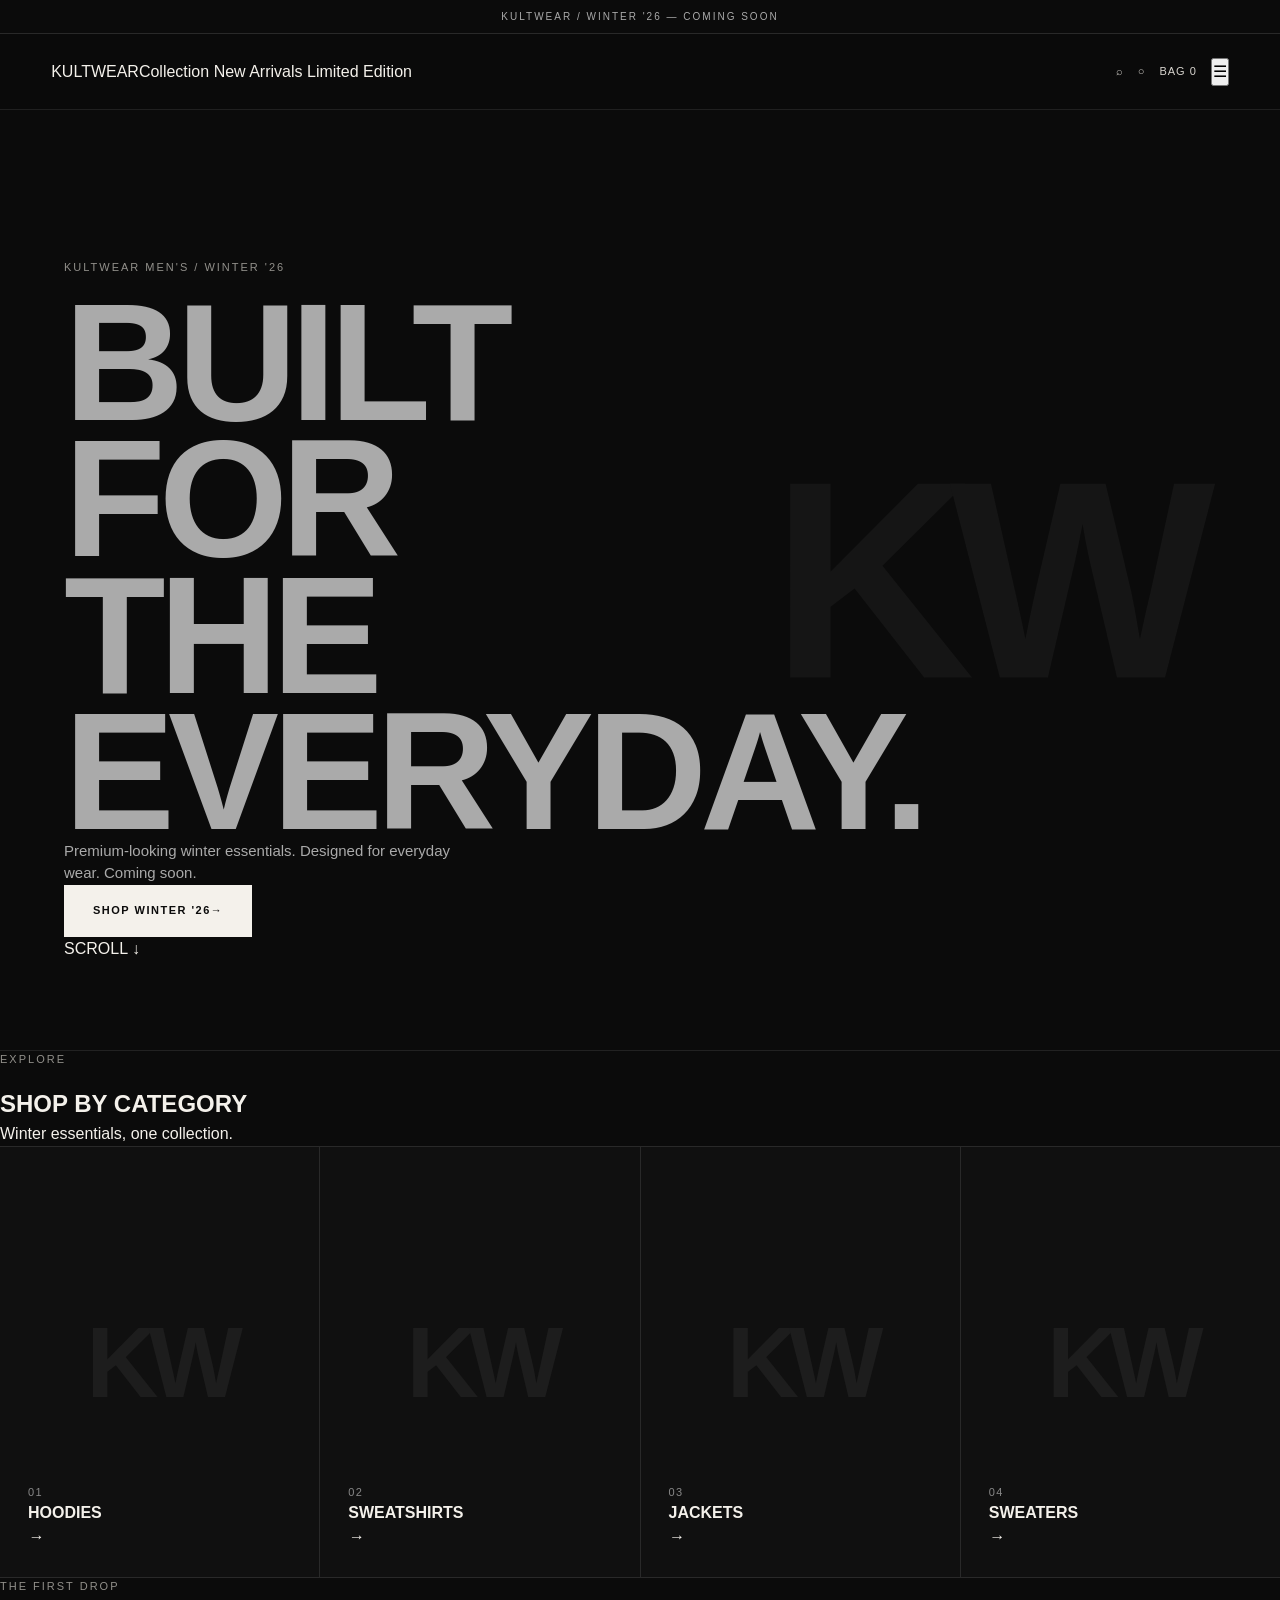
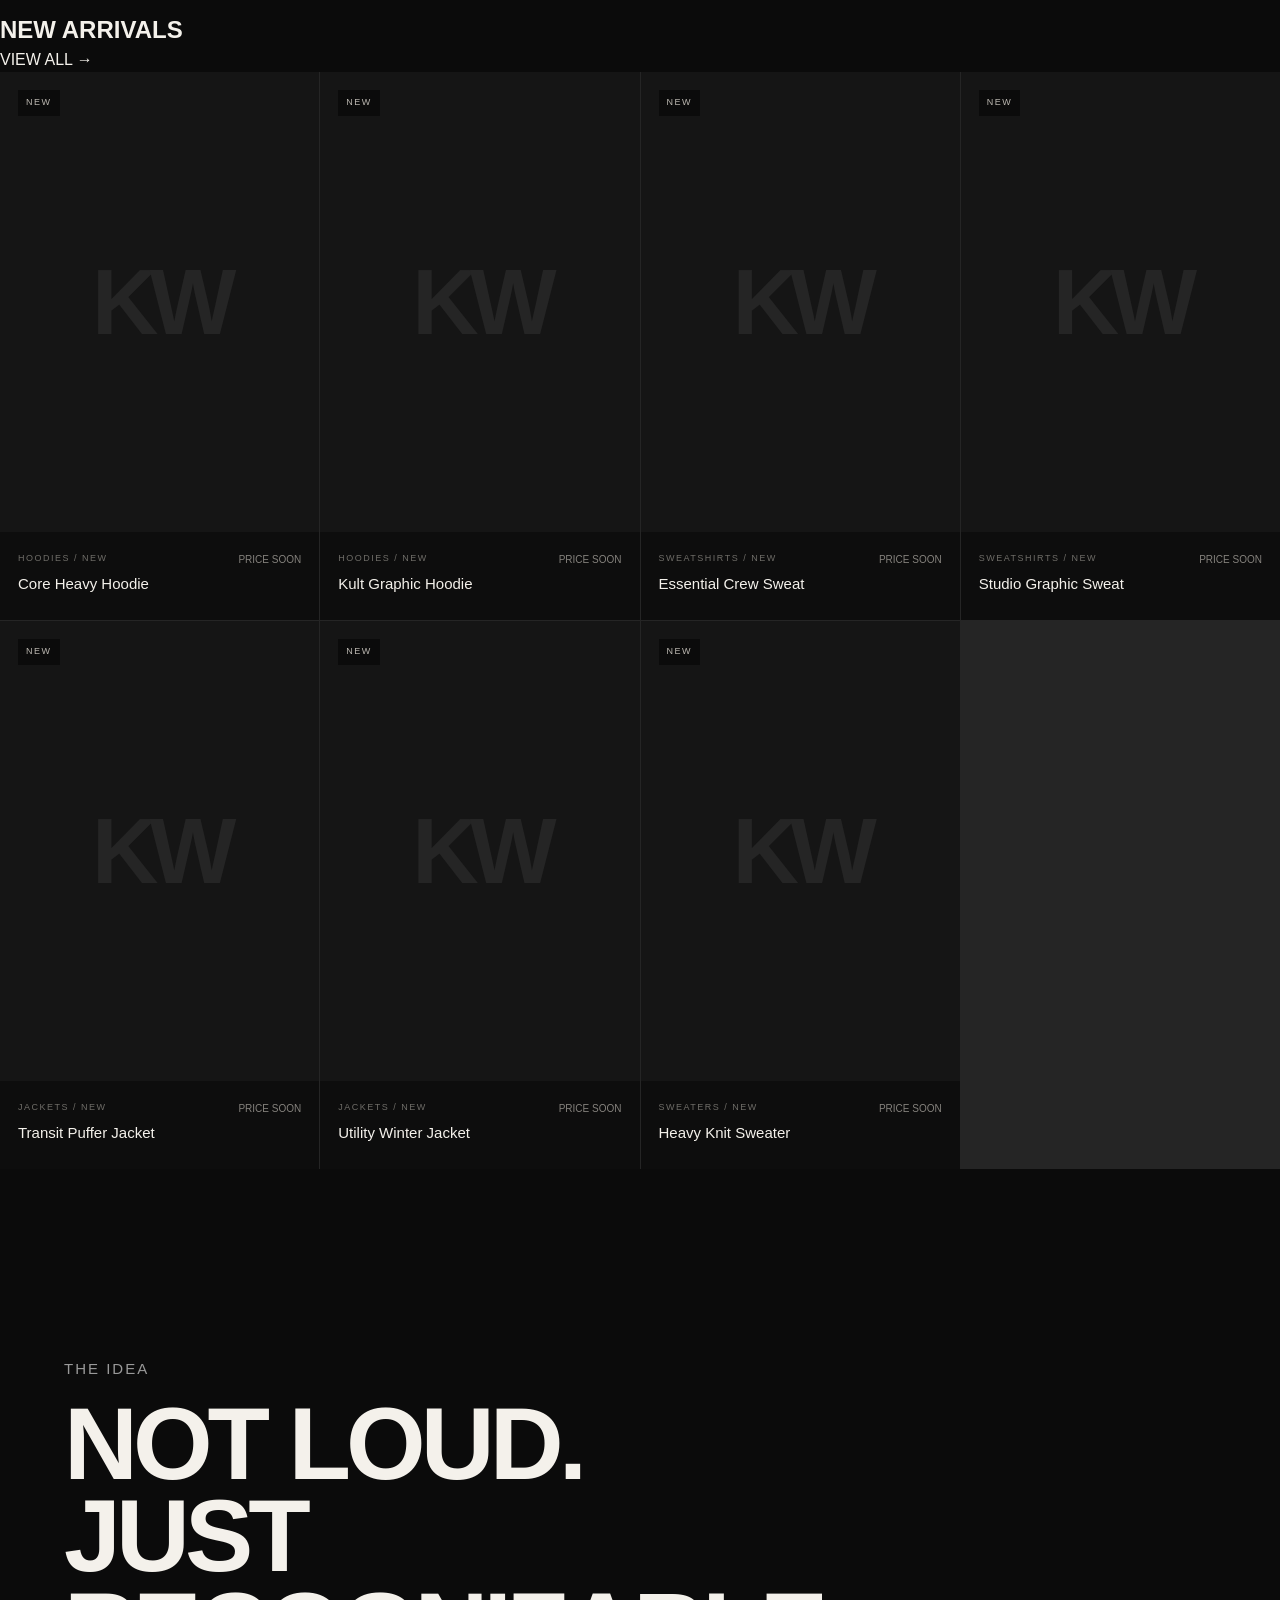
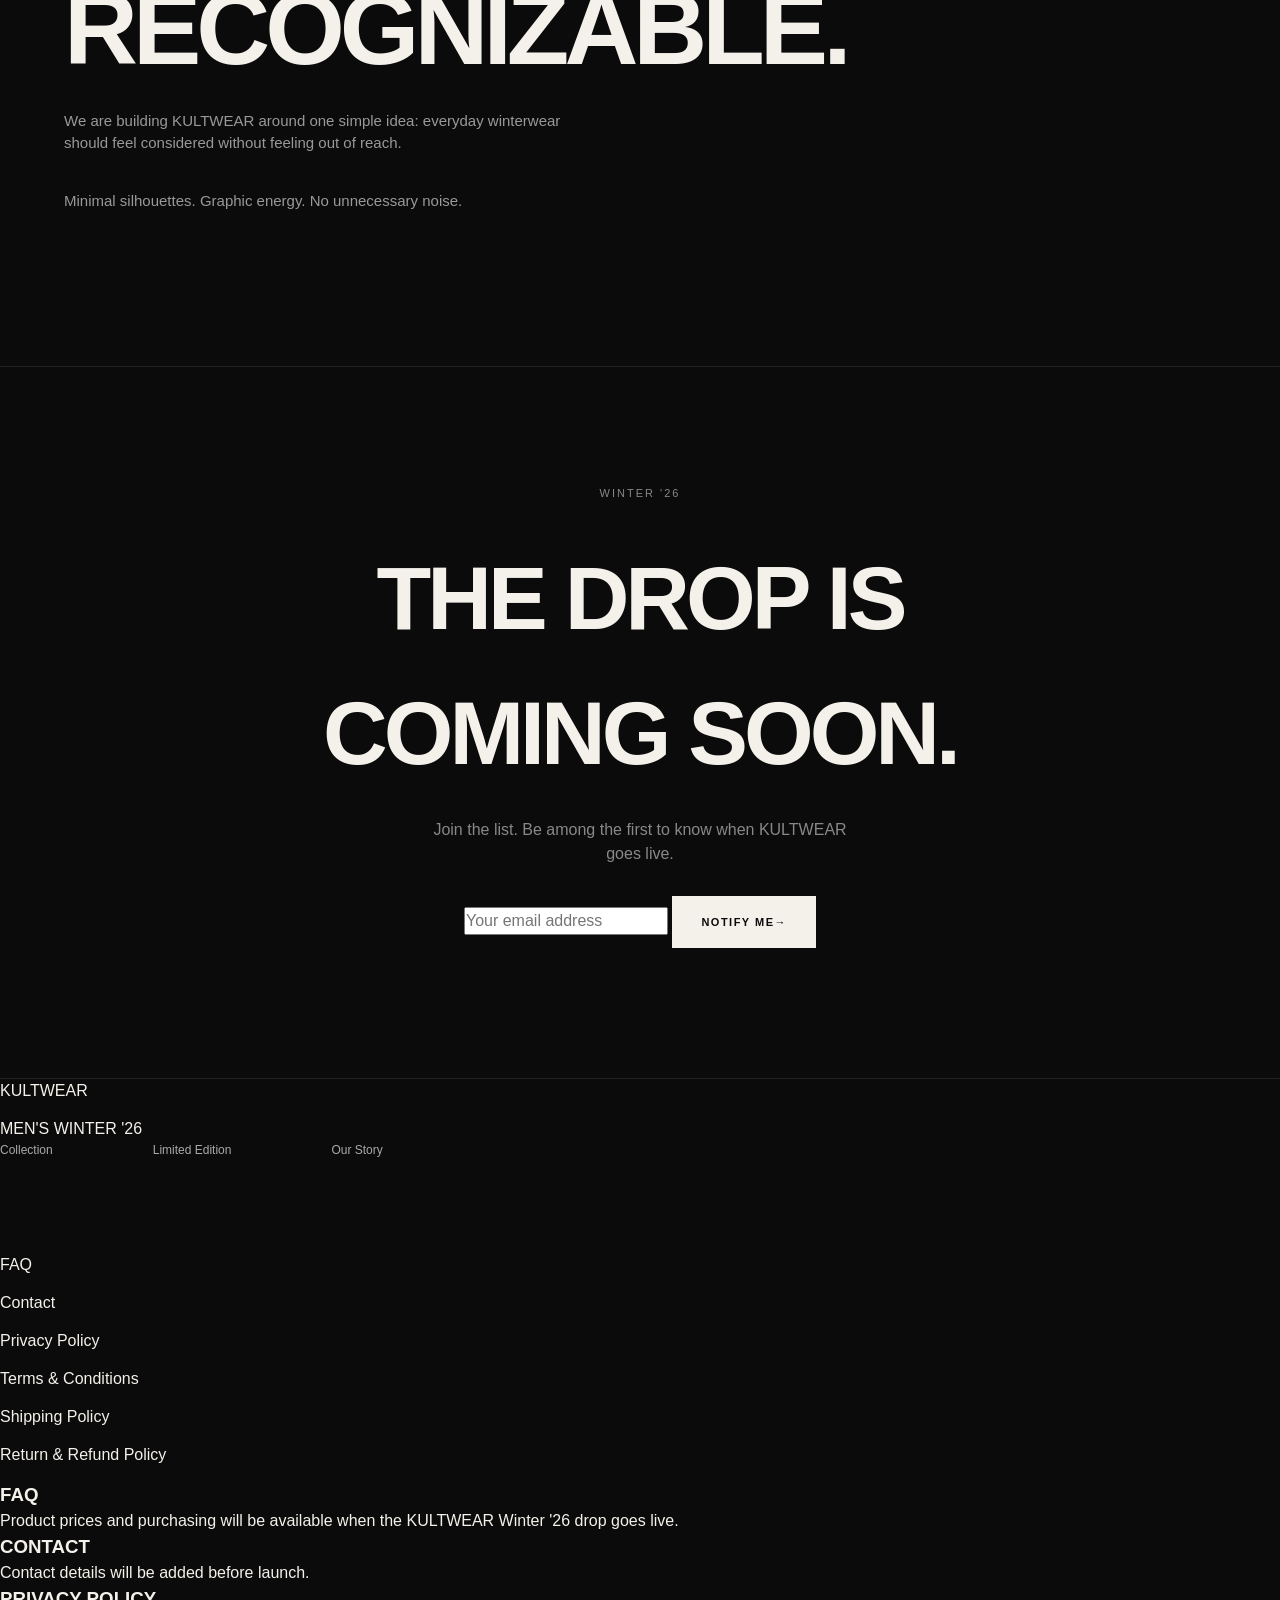
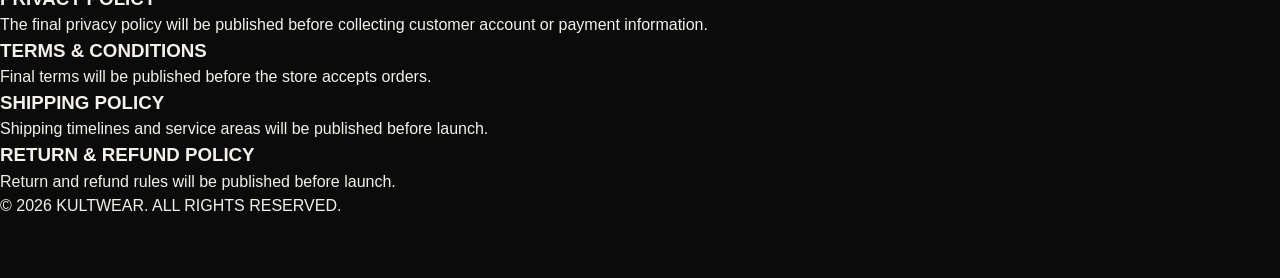
<file: index.html>
<!doctype html>
<html lang="en">
<head>
<meta charset="UTF-8">
<meta name="viewport" content="width=device-width, initial-scale=1.0">

<meta name="description" content="KULTWEAR — Men's Winter Collection. Premium everyday streetwear, coming soon.">

<title>KULTWEAR — Winter '26</title>

<link rel="preconnect" href="https://fonts.googleapis.com">
<link rel="preconnect" href="https://fonts.gstatic.com" crossorigin>

<link href="https://fonts.googleapis.com/css2?family=DM+Sans:wght@400;500;600;700&family=Manrope:wght@500;600;700;800&display=swap" rel="stylesheet">

<link rel="stylesheet" href="styles.css">
</head>

<body>

<div class="announcement">
  KULTWEAR / WINTER '26 — COMING SOON
</div>

<header class="site-header" id="top">

  <a class="logo" href="index.html">KULTWEAR</a>

  <nav class="desktop-nav">
    <a href="collection.html">Collection</a>
    <a href="collection.html?filter=new">New Arrivals</a>
    <a href="limited-edition.html">Limited Edition</a>
  </nav>

  <div class="header-actions">

    <button class="icon-btn" data-open-search aria-label="Search">
      ⌕
    </button>

    <button class="icon-btn" data-open-account aria-label="Account">
      ○
    </button>

    <button class="icon-btn cart-btn" data-open-cart aria-label="Cart">
      Bag <span class="cart-count">0</span>
    </button>

    <button class="menu-btn" data-open-menu aria-label="Open menu">
      ☰
    </button>

  </div>

</header>


<main>

<!-- HERO -->

<section class="hero">

  <div class="hero-copy reveal">

    <p class="eyebrow">
      KULTWEAR MEN'S / WINTER '26
    </p>

    <h1>
      BUILT FOR<br>
      <span>THE EVERYDAY.</span>
    </h1>

    <p class="hero-sub">
      Premium-looking winter essentials. Designed for everyday wear. Coming soon.
    </p>

    <a class="primary-btn" href="collection.html">
      SHOP WINTER '26 <span>→</span>
    </a>

  </div>

  <div class="hero-mark">
    KW
  </div>

  <div class="scroll-note">
    SCROLL <span>↓</span>
  </div>

</section>


<!-- CATEGORIES -->

<section class="section categories">

  <div class="section-head reveal">

    <div>
      <p class="eyebrow">EXPLORE</p>
      <h2>SHOP BY CATEGORY</h2>
    </div>

    <p class="muted">
      Winter essentials, one collection.
    </p>

  </div>


  <div class="category-grid">

    <a class="category-card reveal" href="hoodies.html">
      <span>01</span>
      <strong>HOODIES</strong>
      <em>→</em>
    </a>

    <a class="category-card reveal" href="sweatshirts.html">
      <span>02</span>
      <strong>SWEATSHIRTS</strong>
      <em>→</em>
    </a>

    <a class="category-card reveal" href="jackets.html">
      <span>03</span>
      <strong>JACKETS</strong>
      <em>→</em>
    </a>

    <a class="category-card reveal" href="sweaters.html">
      <span>04</span>
      <strong>SWEATERS</strong>
      <em>→</em>
    </a>

  </div>

</section>


<!-- NEW ARRIVALS -->

<section class="section product-section" id="new">

  <div class="section-head reveal">

    <div>
      <p class="eyebrow">THE FIRST DROP</p>
      <h2>NEW ARRIVALS</h2>
    </div>

    <a class="text-btn" href="collection.html?filter=new">
      VIEW ALL →
    </a>

  </div>

  <div class="product-grid" id="newGrid"></div>

</section>


<!-- BRAND STORY -->

<section class="story" id="story">

  <div class="story-inner reveal">

    <p class="eyebrow">
      THE IDEA
    </p>

    <h2>
      NOT LOUD.<br>
      JUST <span>RECOGNIZABLE.</span>
    </h2>

    <p>
      We are building KULTWEAR around one simple idea:
      everyday winterwear should feel considered without
      feeling out of reach.
    </p>

    <div class="story-line"></div>

    <p class="story-small">
      Minimal silhouettes. Graphic energy. No unnecessary noise.
    </p>

  </div>

</section>


<!-- PRE-LAUNCH -->

<section class="prelaunch">

  <div class="prelaunch-inner reveal">

    <p class="eyebrow">
      WINTER '26
    </p>

    <h2>
      THE DROP IS<br>
      <span>COMING SOON.</span>
    </h2>

    <p>
      Join the list. Be among the first to know when KULTWEAR goes live.
    </p>

    <form id="notifyForm" class="notify-form">

      <input
        type="email"
        id="notifyEmail"
        placeholder="Your email address"
        required
      >

      <button class="primary-btn" type="submit">
        NOTIFY ME <span>→</span>
      </button>

    </form>

    <p class="form-message" id="formMessage"></p>

  </div>

</section>

</main>


<!-- FOOTER -->

<footer class="footer">

  <div class="footer-top">

    <a class="logo" href="index.html">
      KULTWEAR
    </a>

    <p>
      MEN'S WINTER '26
    </p>

  </div>


  <div class="footer-links">

    <a href="collection.html">
      Collection
    </a>

    <a href="limited-edition.html">
      Limited Edition
    </a>

    <a href="#story">
      Our Story
    </a>

  </div>


  <div class="footer-legal">

    <a href="#faq">
      FAQ
    </a>

    <a href="#contact">
      Contact
    </a>

    <a href="#privacy">
      Privacy Policy
    </a>

    <a href="#terms">
      Terms & Conditions
    </a>

    <a href="#shipping">
      Shipping Policy
    </a>

    <a href="#returns">
      Return & Refund Policy
    </a>

  </div>


  <div class="footer-info" id="faq">

    <h3>FAQ</h3>

    <p>
      Product prices and purchasing will be available when
      the KULTWEAR Winter '26 drop goes live.
    </p>

  </div>


  <div class="footer-info" id="contact">

    <h3>CONTACT</h3>

    <p>
      Contact details will be added before launch.
    </p>

  </div>


  <div class="footer-info" id="privacy">

    <h3>PRIVACY POLICY</h3>

    <p>
      The final privacy policy will be published before
      collecting customer account or payment information.
    </p>

  </div>


  <div class="footer-info" id="terms">

    <h3>TERMS & CONDITIONS</h3>

    <p>
      Final terms will be published before the store
      accepts orders.
    </p>

  </div>


  <div class="footer-info" id="shipping">

    <h3>SHIPPING POLICY</h3>

    <p>
      Shipping timelines and service areas will be
      published before launch.
    </p>

  </div>


  <div class="footer-info" id="returns">

    <h3>RETURN & REFUND POLICY</h3>

    <p>
      Return and refund rules will be published before launch.
    </p>

  </div>


  <p class="copyright">
    © 2026 KULTWEAR. ALL RIGHTS RESERVED.
  </p>

</footer>


<!-- CART DRAWER -->

<div class="overlay" id="overlay"></div>

<aside class="drawer" id="cartDrawer">

  <div class="drawer-head">

    <h3>YOUR BAG</h3>

    <button class="close-btn" data-close>
      ×
    </button>

  </div>

  <div class="empty-state">

    <span>00</span>

    <h4>
      YOUR BAG IS EMPTY
    </h4>

    <p>
      Products will be available when the
      KULTWEAR drop goes live.
    </p>

  </div>

</aside>


<!-- ACCOUNT DRAWER -->

<aside class="drawer" id="accountDrawer">

  <div class="drawer-head">

    <h3>ACCOUNT</h3>

    <button class="close-btn" data-close>
      ×
    </button>

  </div>


  <div class="account-content">

    <p class="eyebrow">
      KULTWEAR MEMBERS
    </p>

    <h4>
      PRICES & PURCHASES<br>
      UNLOCK AFTER LOGIN.
    </h4>

    <p>
      Google + mobile/email login will be connected
      when the real authentication backend is added.
    </p>

    <button
      class="primary-btn full"
      data-toast="Authentication will be connected before launch."
    >
      LOGIN / REGISTER <span>→</span>
    </button>

  </div>

</aside>


<!-- SEARCH DRAWER -->

<aside class="drawer search-drawer" id="searchDrawer">

  <div class="drawer-head">

    <h3>SEARCH</h3>

    <button class="close-btn" data-close>
      ×
    </button>

  </div>


  <div class="search-wrap">

    <input
      id="searchInput"
      type="search"
      placeholder="Search KULTWEAR..."
    >

    <span>⌕</span>

  </div>


  <div id="searchResults"></div>

</aside>


<!-- MOBILE MENU -->

<aside class="mobile-menu" id="mobileMenu">

  <button class="close-btn" data-close-menu>
    ×
  </button>

  <a href="collection.html">
    Collection
  </a>

  <a href="collection.html?filter=new">
    New Arrivals
  </a>

  <a href="limited-edition.html">
    Limited Edition
  </a>

  <button data-open-account>
    Account
  </button>

</aside>


<div class="toast" id="toast"></div>


<script src="script.js"></script>

</body>
</html>
</file>
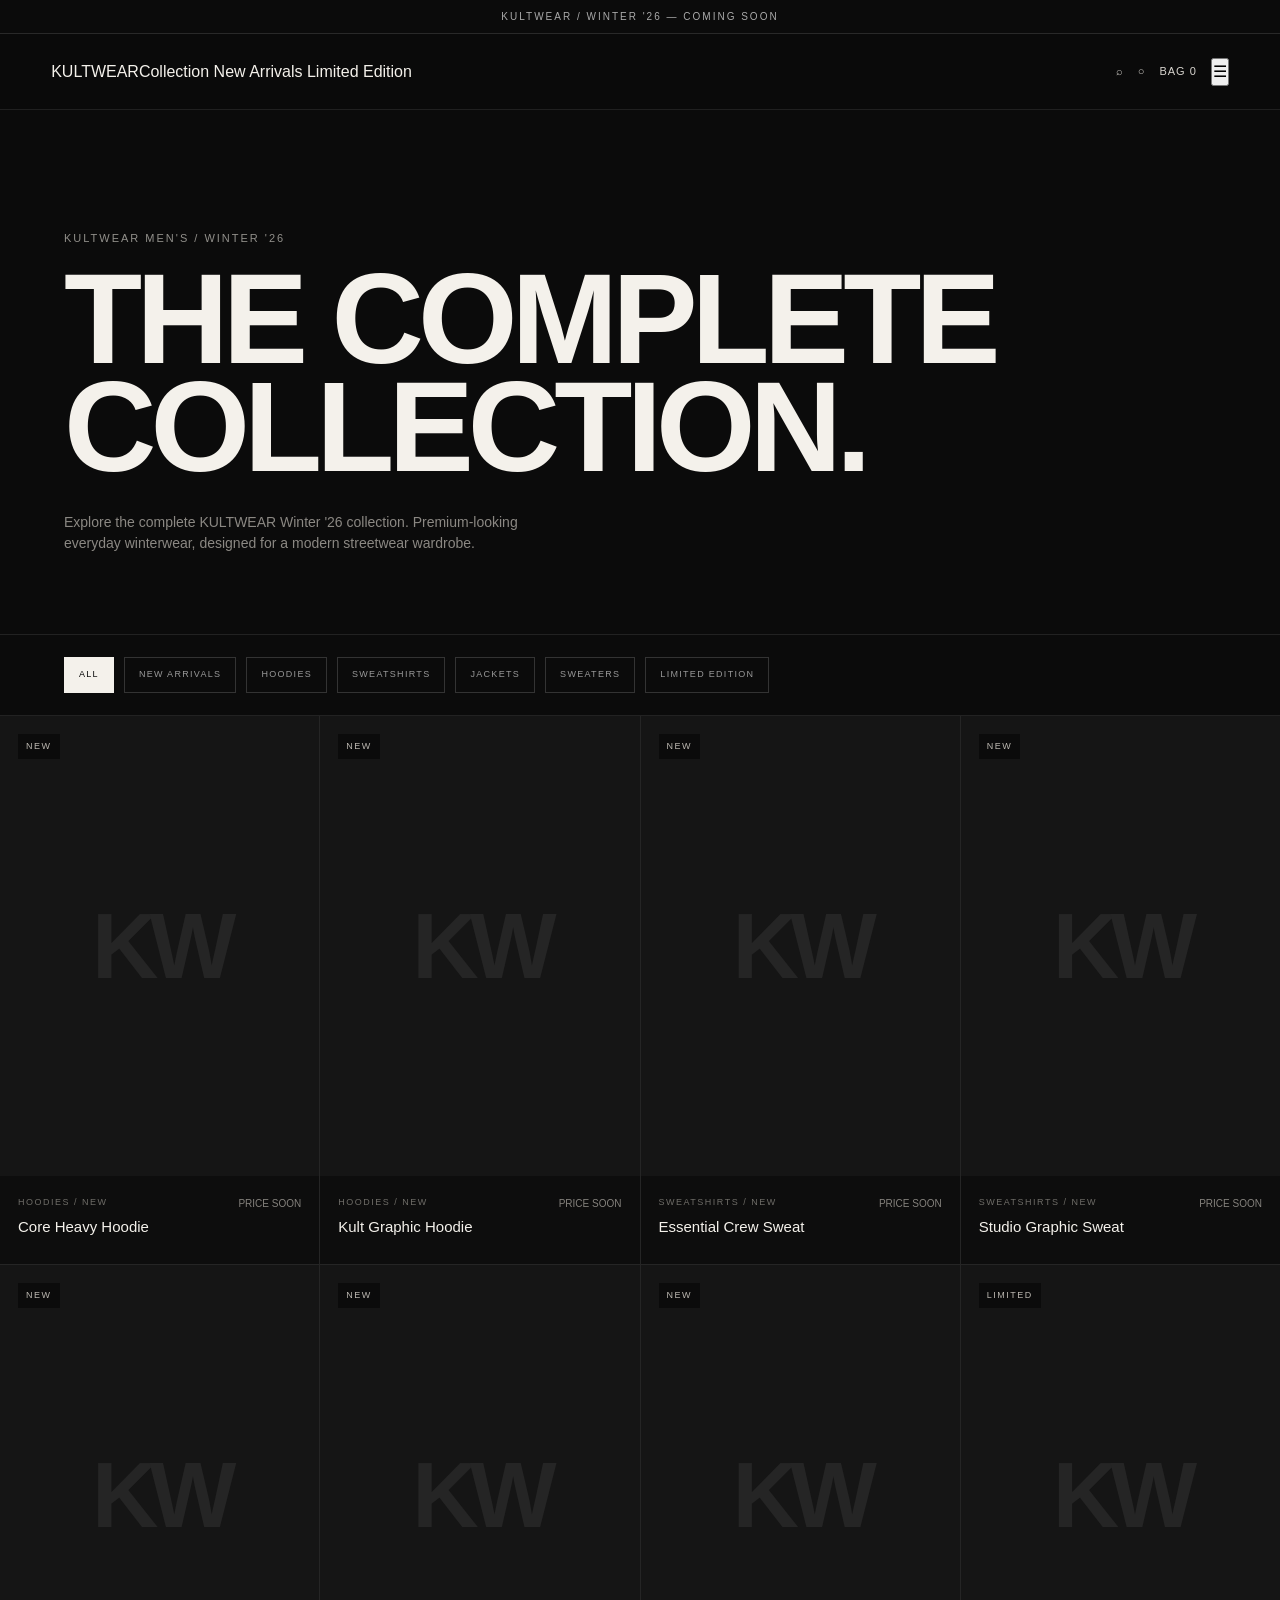
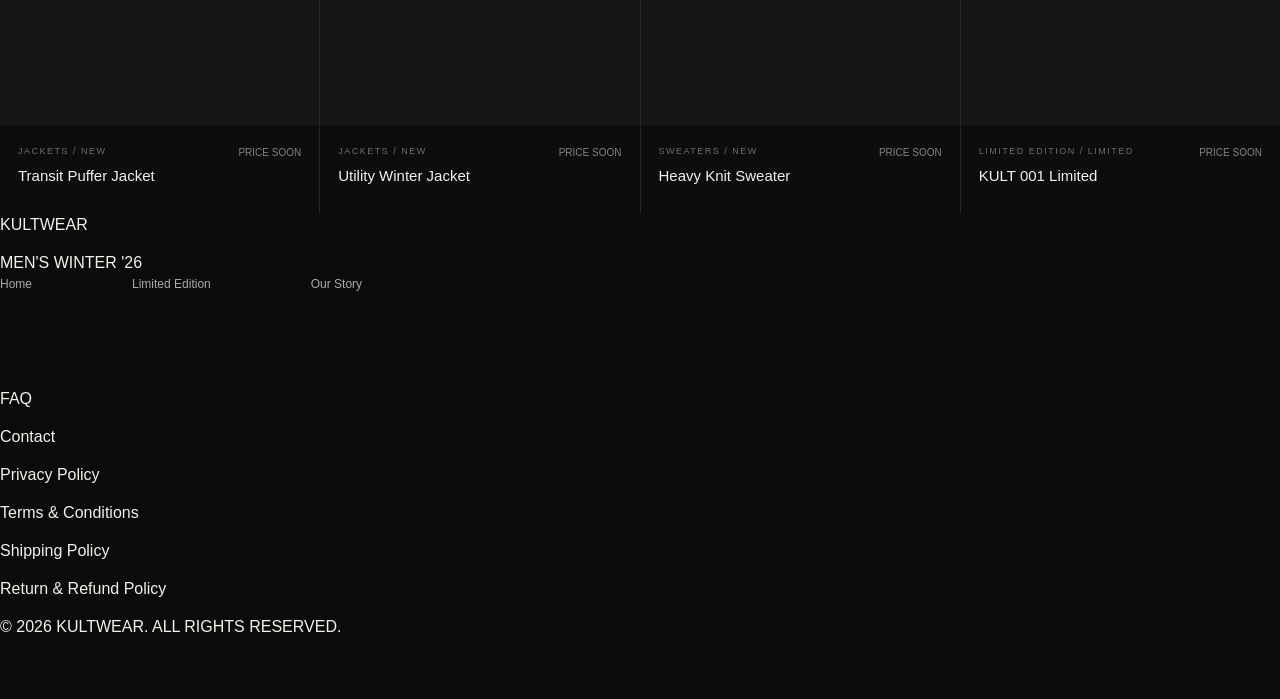
<file: collection.html>
<!doctype html>
<html lang="en">

<head>

<meta charset="UTF-8">

<meta
  name="viewport"
  content="width=device-width, initial-scale=1.0"
>

<meta
  name="description"
  content="KULTWEAR — The complete Winter '26 men's collection."
>

<title>KULTWEAR — Collection</title>

<link
  rel="preconnect"
  href="https://fonts.googleapis.com"
>

<link
  rel="preconnect"
  href="https://fonts.gstatic.com"
  crossorigin
>

<link
  href="https://fonts.googleapis.com/css2?family=DM+Sans:wght@400;500;600;700&family=Manrope:wght@500;600;700;800&display=swap"
  rel="stylesheet"
>

<link rel="stylesheet" href="styles.css">

</head>


<body>


<div class="announcement">
  KULTWEAR / WINTER '26 — COMING SOON
</div>


<header class="site-header" id="top">

  <a class="logo" href="index.html">
    KULTWEAR
  </a>


  <nav class="desktop-nav">

    <a href="collection.html">
      Collection
    </a>

    <a href="collection.html?filter=new">
      New Arrivals
    </a>

    <a href="limited-edition.html">
      Limited Edition
    </a>

  </nav>


  <div class="header-actions">

    <button
      class="icon-btn"
      data-open-search
      aria-label="Search"
    >
      ⌕
    </button>


    <button
      class="icon-btn"
      data-open-account
      aria-label="Account"
    >
      ○
    </button>


    <button
      class="icon-btn cart-btn"
      data-open-cart
      aria-label="Cart"
    >
      Bag <span class="cart-count">0</span>
    </button>


    <button
      class="menu-btn"
      data-open-menu
      aria-label="Open menu"
    >
      ☰
    </button>

  </div>

</header>



<main>


<section class="page-hero">

  <p class="eyebrow">
    KULTWEAR MEN'S / WINTER '26
  </p>

  <h1>
    THE COMPLETE<br>
    COLLECTION.
  </h1>

  <p>
    Explore the complete KULTWEAR Winter '26 collection.
    Premium-looking everyday winterwear, designed for
    a modern streetwear wardrobe.
  </p>

</section>



<section class="section product-section">


  <div class="filter-bar">

    <button
      class="filter-btn active"
      data-filter="all"
    >
      ALL
    </button>


    <button
      class="filter-btn"
      data-filter="new"
    >
      NEW ARRIVALS
    </button>


    <button
      class="filter-btn"
      data-filter="Hoodies"
    >
      HOODIES
    </button>


    <button
      class="filter-btn"
      data-filter="Sweatshirts"
    >
      SWEATSHIRTS
    </button>


    <button
      class="filter-btn"
      data-filter="Jackets"
    >
      JACKETS
    </button>


    <button
      class="filter-btn"
      data-filter="Sweaters"
    >
      SWEATERS
    </button>


    <button
      class="filter-btn"
      data-filter="Limited Edition"
    >
      LIMITED EDITION
    </button>

  </div>


  <div
    class="product-grid"
    id="collectionGrid"
  ></div>


</section>


</main>



<footer class="footer">


  <div class="footer-top">

    <a class="logo" href="index.html">
      KULTWEAR
    </a>

    <p>
      MEN'S WINTER '26
    </p>

  </div>



  <div class="footer-links">

    <a href="index.html">
      Home
    </a>

    <a href="limited-edition.html">
      Limited Edition
    </a>

    <a href="index.html#story">
      Our Story
    </a>

  </div>



  <div class="footer-legal">

    <a href="index.html#faq">
      FAQ
    </a>

    <a href="index.html#contact">
      Contact
    </a>

    <a href="index.html#privacy">
      Privacy Policy
    </a>

    <a href="index.html#terms">
      Terms & Conditions
    </a>

    <a href="index.html#shipping">
      Shipping Policy
    </a>

    <a href="index.html#returns">
      Return & Refund Policy
    </a>

  </div>



  <p class="copyright">
    © 2026 KULTWEAR. ALL RIGHTS RESERVED.
  </p>


</footer>



<div class="overlay" id="overlay"></div>



<aside
  class="drawer"
  id="cartDrawer"
>

  <div class="drawer-head">

    <h3>
      YOUR BAG
    </h3>

    <button
      class="close-btn"
      data-close
    >
      ×
    </button>

  </div>


  <div class="empty-state">

    <span>
      00
    </span>

    <h4>
      YOUR BAG IS EMPTY
    </h4>

    <p>
      Products will be available when the
      KULTWEAR drop goes live.
    </p>

  </div>

</aside>



<aside
  class="drawer"
  id="accountDrawer"
>

  <div class="drawer-head">

    <h3>
      ACCOUNT
    </h3>

    <button
      class="close-btn"
      data-close
    >
      ×
    </button>

  </div>


  <div class="account-content">

    <p class="eyebrow">
      KULTWEAR MEMBERS
    </p>

    <h4>
      PRICES & PURCHASES<br>
      UNLOCK AFTER LOGIN.
    </h4>

    <p>
      Google + mobile/email login will be connected
      when the real authentication backend is added.
    </p>

    <button
      class="primary-btn full"
      data-toast="Authentication will be connected before launch."
    >
      LOGIN / REGISTER <span>→</span>
    </button>

  </div>

</aside>



<aside
  class="drawer search-drawer"
  id="searchDrawer"
>

  <div class="drawer-head">

    <h3>
      SEARCH
    </h3>

    <button
      class="close-btn"
      data-close
    >
      ×
    </button>

  </div>


  <div class="search-wrap">

    <input
      id="searchInput"
      type="search"
      placeholder="Search KULTWEAR..."
    >

    <span>
      ⌕
    </span>

  </div>


  <div id="searchResults"></div>

</aside>



<aside
  class="mobile-menu"
  id="mobileMenu"
>

  <button
    class="close-btn"
    data-close-menu
  >
    ×
  </button>


  <a href="index.html">
    Home
  </a>


  <a href="collection.html">
    Collection
  </a>


  <a href="collection.html?filter=new">
    New Arrivals
  </a>


  <a href="limited-edition.html">
    Limited Edition
  </a>


  <button data-open-account>
    Account
  </button>

</aside>



<div
  class="toast"
  id="toast"
></div>



<script src="script.js"></script>

</body>

</html>
</file>
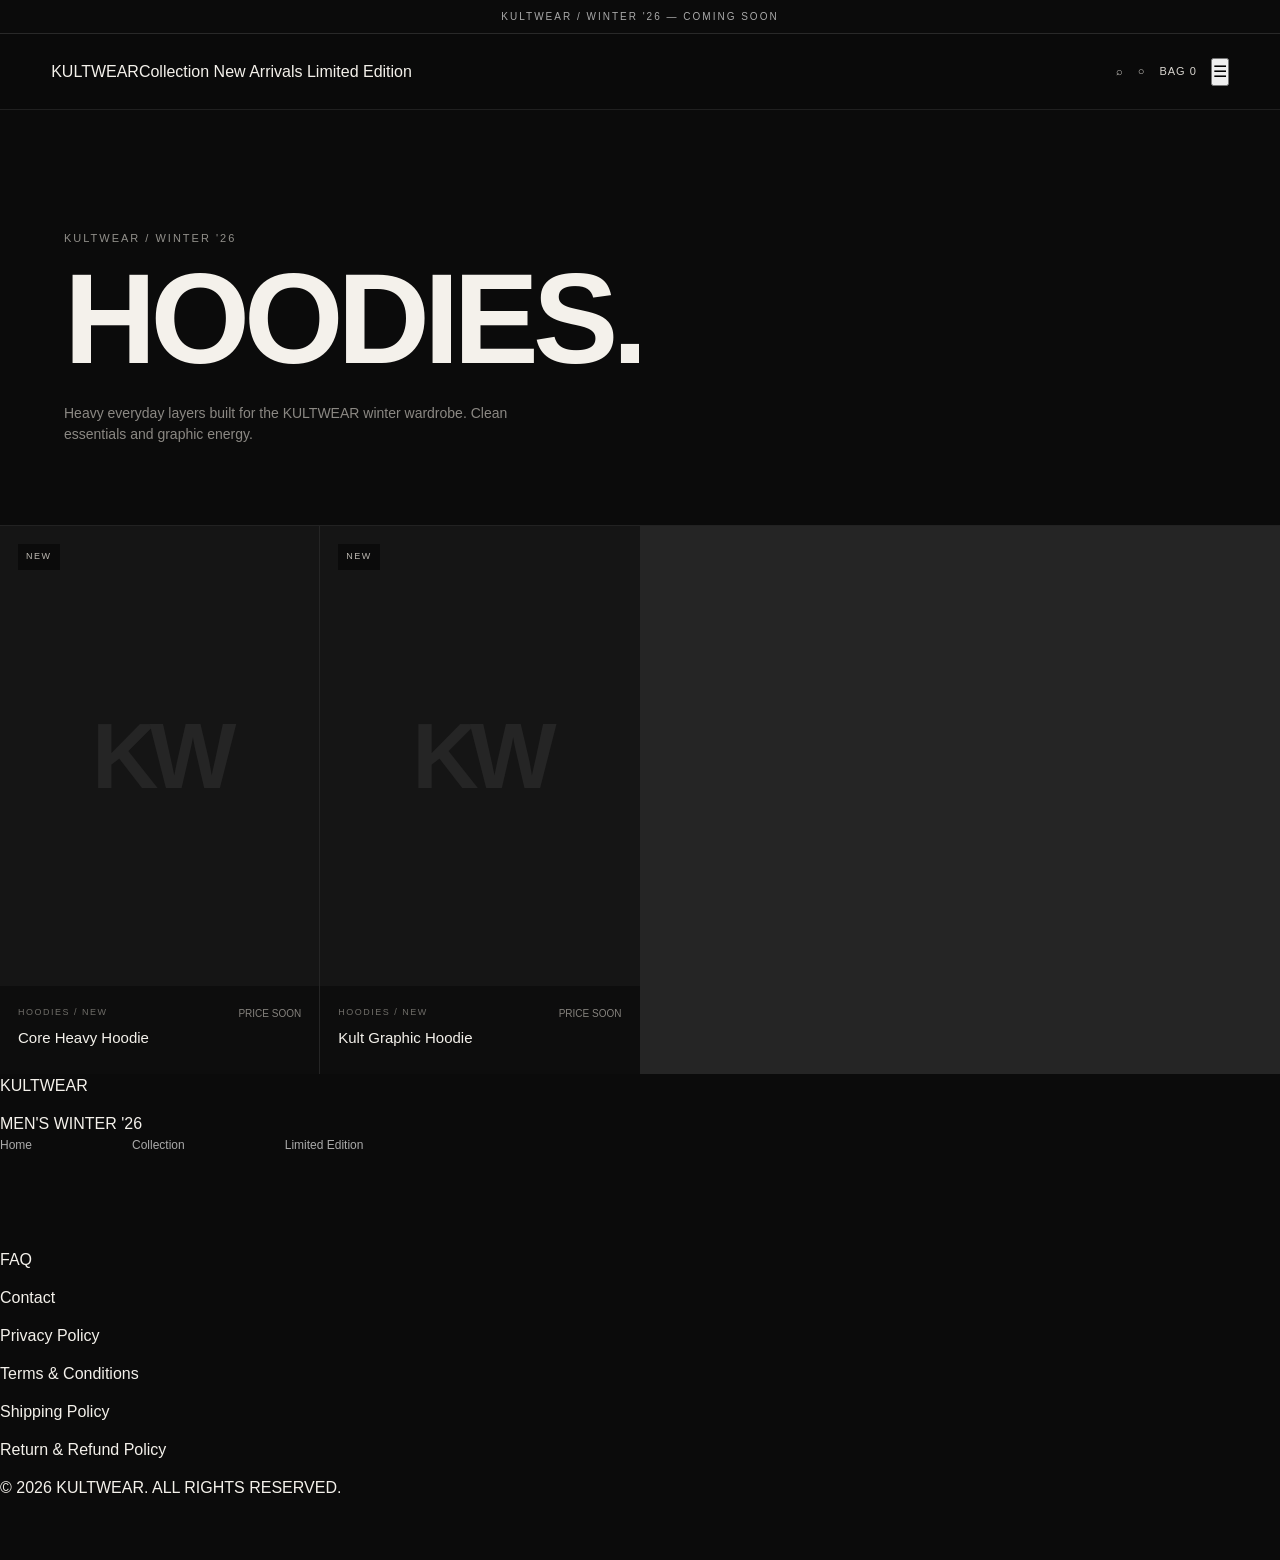
<file: hoodies.html>
<!doctype html>
<html lang="en">

<head>

<meta charset="UTF-8">

<meta name="viewport" content="width=device-width, initial-scale=1.0">

<meta
  name="description"
  content="KULTWEAR — Men's Winter Hoodies."
>

<title>KULTWEAR — Hoodies</title>

<link
  rel="preconnect"
  href="https://fonts.googleapis.com"
>

<link
  rel="preconnect"
  href="https://fonts.gstatic.com"
  crossorigin
>

<link
  href="https://fonts.googleapis.com/css2?family=DM+Sans:wght@400;500;600;700&family=Manrope:wght@500;600;700;800&display=swap"
  rel="stylesheet"
>

<link rel="stylesheet" href="styles.css">

</head>


<body>


<div class="announcement">
  KULTWEAR / WINTER '26 — COMING SOON
</div>


<header class="site-header">

  <a class="logo" href="index.html">
    KULTWEAR
  </a>


  <nav class="desktop-nav">

    <a href="collection.html">
      Collection
    </a>

    <a href="collection.html?filter=new">
      New Arrivals
    </a>

    <a href="limited-edition.html">
      Limited Edition
    </a>

  </nav>


  <div class="header-actions">

    <button
      class="icon-btn"
      data-open-search
      aria-label="Search"
    >
      ⌕
    </button>


    <button
      class="icon-btn"
      data-open-account
      aria-label="Account"
    >
      ○
    </button>


    <button
      class="icon-btn cart-btn"
      data-open-cart
      aria-label="Cart"
    >
      Bag <span class="cart-count">0</span>
    </button>


    <button
      class="menu-btn"
      data-open-menu
      aria-label="Open menu"
    >
      ☰
    </button>

  </div>

</header>



<main>


<section class="page-hero">

  <p class="eyebrow">
    KULTWEAR / WINTER '26
  </p>

  <h1>
    HOODIES.
  </h1>

  <p>
    Heavy everyday layers built for the KULTWEAR
    winter wardrobe. Clean essentials and graphic energy.
  </p>

</section>



<section class="section product-section">

  <div
    class="product-grid"
    id="categoryGrid"
  ></div>

</section>


</main>



<footer class="footer">


  <div class="footer-top">

    <a class="logo" href="index.html">
      KULTWEAR
    </a>

    <p>
      MEN'S WINTER '26
    </p>

  </div>



  <div class="footer-links">

    <a href="index.html">
      Home
    </a>

    <a href="collection.html">
      Collection
    </a>

    <a href="limited-edition.html">
      Limited Edition
    </a>

  </div>



  <div class="footer-legal">

    <a href="index.html#faq">
      FAQ
    </a>

    <a href="index.html#contact">
      Contact
    </a>

    <a href="index.html#privacy">
      Privacy Policy
    </a>

    <a href="index.html#terms">
      Terms & Conditions
    </a>

    <a href="index.html#shipping">
      Shipping Policy
    </a>

    <a href="index.html#returns">
      Return & Refund Policy
    </a>

  </div>



  <p class="copyright">
    © 2026 KULTWEAR. ALL RIGHTS RESERVED.
  </p>


</footer>



<div class="overlay" id="overlay"></div>



<aside
  class="drawer"
  id="cartDrawer"
>

  <div class="drawer-head">

    <h3>
      YOUR BAG
    </h3>

    <button
      class="close-btn"
      data-close
    >
      ×
    </button>

  </div>


  <div class="empty-state">

    <span>
      00
    </span>

    <h4>
      YOUR BAG IS EMPTY
    </h4>

    <p>
      Products will be available when the
      KULTWEAR drop goes live.
    </p>

  </div>

</aside>



<aside
  class="drawer"
  id="accountDrawer"
>

  <div class="drawer-head">

    <h3>
      ACCOUNT
    </h3>

    <button
      class="close-btn"
      data-close
    >
      ×
    </button>

  </div>


  <div class="account-content">

    <p class="eyebrow">
      KULTWEAR MEMBERS
    </p>

    <h4>
      PRICES & PURCHASES<br>
      UNLOCK AFTER LOGIN.
    </h4>

    <p>
      Google + mobile/email login will be connected
      when the real authentication backend is added.
    </p>

    <button
      class="primary-btn full"
      data-toast="Authentication will be connected before launch."
    >
      LOGIN / REGISTER <span>→</span>
    </button>

  </div>

</aside>



<aside
  class="drawer search-drawer"
  id="searchDrawer"
>

  <div class="drawer-head">

    <h3>
      SEARCH
    </h3>

    <button
      class="close-btn"
      data-close
    >
      ×
    </button>

  </div>


  <div class="search-wrap">

    <input
      id="searchInput"
      type="search"
      placeholder="Search KULTWEAR..."
    >

    <span>
      ⌕
    </span>

  </div>


  <div id="searchResults"></div>

</aside>



<aside
  class="mobile-menu"
  id="mobileMenu"
>

  <button
    class="close-btn"
    data-close-menu
  >
    ×
  </button>


  <a href="index.html">
    Home
  </a>


  <a href="collection.html">
    Collection
  </a>


  <a href="collection.html?filter=new">
    New Arrivals
  </a>


  <a href="limited-edition.html">
    Limited Edition
  </a>


  <button data-open-account>
    Account
  </button>

</aside>



<div
  class="toast"
  id="toast"
></div>



<script src="script.js"></script>

</body>

</html>
</file>
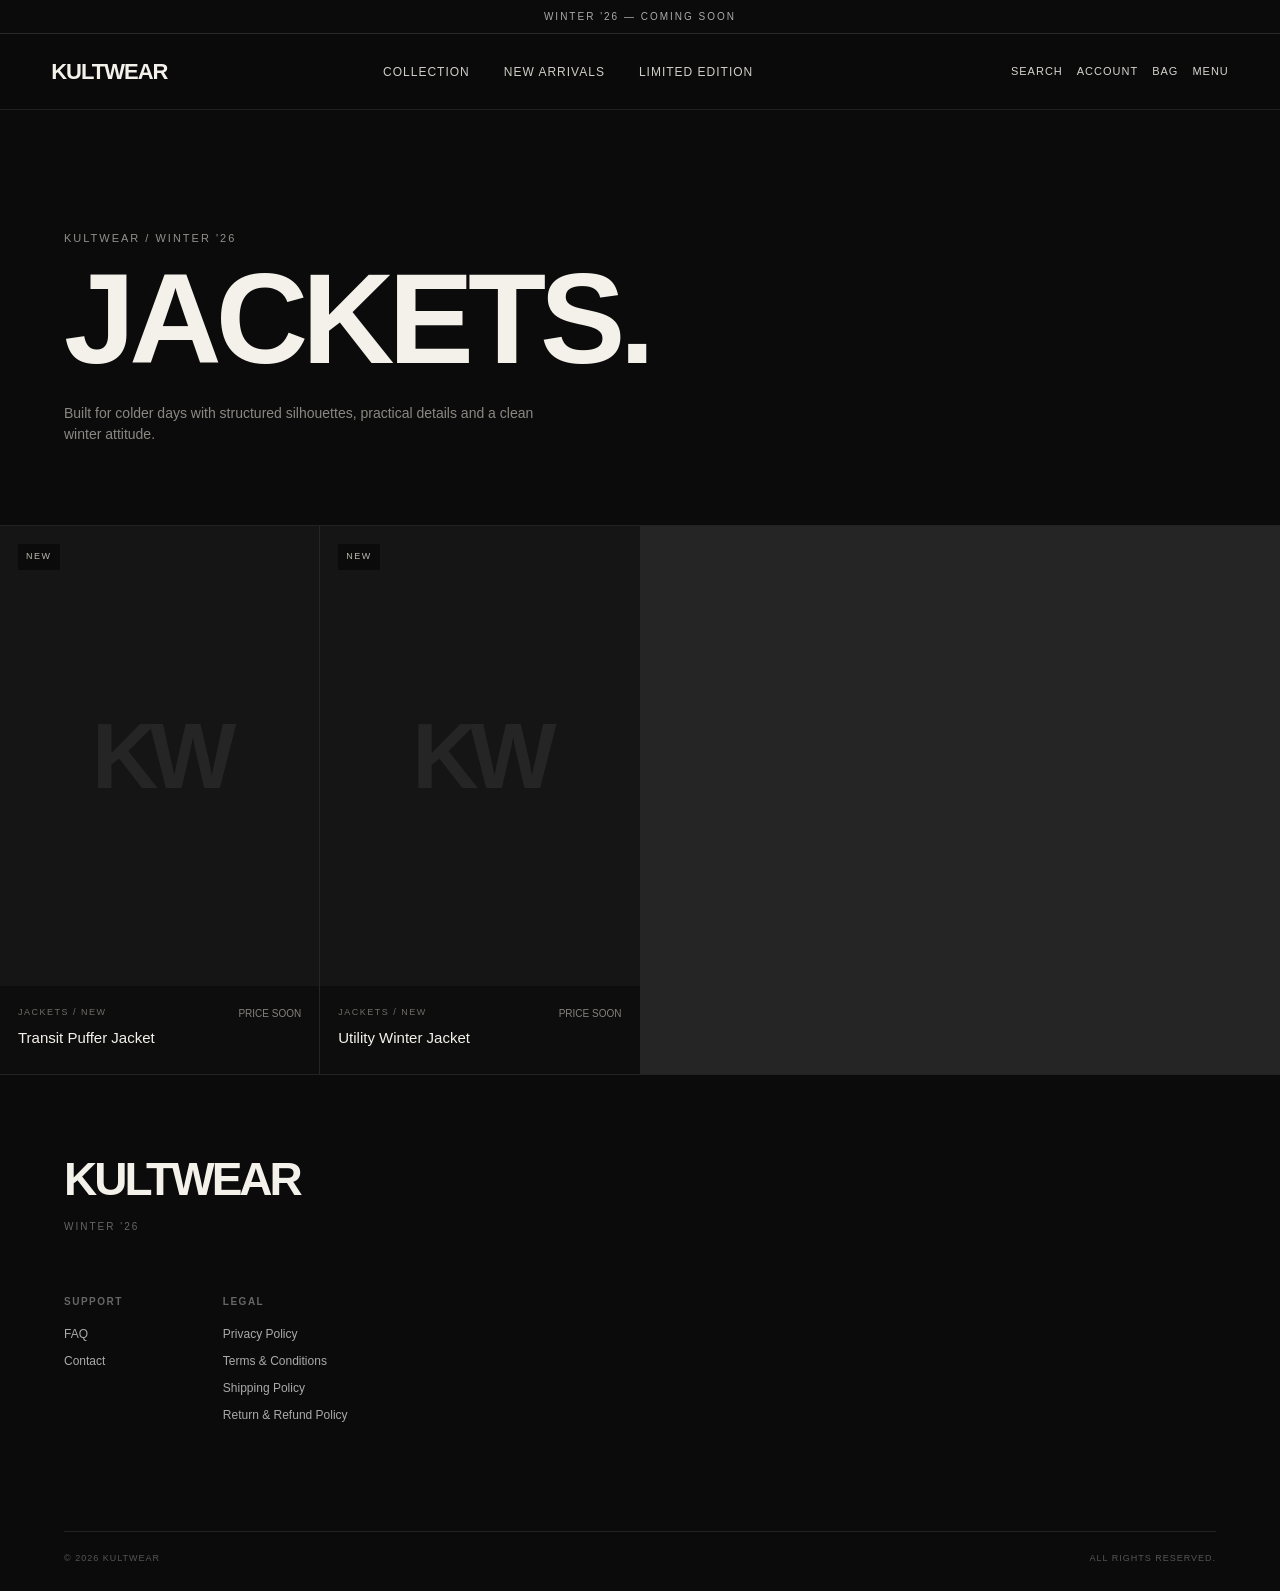
<file: jackets.html>
<!DOCTYPE html>
<html lang="en">
<head>
  <meta charset="UTF-8">
  <meta name="viewport" content="width=device-width, initial-scale=1.0">
  <meta name="description" content="KULTWEAR — Men's Winter Jackets.">
  <title>KULTWEAR — Jackets</title>
  <link rel="stylesheet" href="styles.css">
</head>

<body>

  <div class="announcement">
    WINTER '26 — COMING SOON
  </div>

  <header class="site-header">
    <a href="index.html" class="brand">KULTWEAR</a>

    <nav class="main-nav">
      <a href="collection.html">Collection</a>
      <a href="index.html#new">New Arrivals</a>
      <a href="limited-edition.html">Limited Edition</a>
    </nav>

    <div class="header-actions">
      <button class="icon-btn" id="searchBtn">Search</button>
      <button class="icon-btn" id="accountBtn">Account</button>
      <button class="icon-btn" id="bagBtn">Bag</button>
      <button class="icon-btn" id="menuBtn">Menu</button>
    </div>
  </header>

  <main>

    <section class="page-hero">
      <p class="eyebrow">KULTWEAR / WINTER '26</p>
      <h1>JACKETS.</h1>
      <p>
        Built for colder days with structured silhouettes,
        practical details and a clean winter attitude.
      </p>
    </section>

    <section class="collection-section">
      <div class="product-grid" id="categoryGrid"></div>
    </section>

  </main>

  <footer class="site-footer">

    <div class="footer-brand">
      <div class="footer-logo">KULTWEAR</div>
      <p>WINTER '26</p>
    </div>

    <div class="footer-links">
      <div>
        <h4>SUPPORT</h4>
        <a href="index.html#faq">FAQ</a>
        <a href="index.html#contact">Contact</a>
      </div>

      <div>
        <h4>LEGAL</h4>
        <a href="index.html#privacy">Privacy Policy</a>
        <a href="index.html#terms">Terms & Conditions</a>
        <a href="index.html#shipping">Shipping Policy</a>
        <a href="index.html#returns">Return & Refund Policy</a>
      </div>
    </div>

    <div class="footer-bottom">
      <span>© 2026 KULTWEAR</span>
      <span>ALL RIGHTS RESERVED.</span>
    </div>

  </footer>

  <div class="drawer" id="searchDrawer">
    <div class="drawer-header">
      <h3>SEARCH</h3>
      <button class="drawer-close" data-close="searchDrawer">×</button>
    </div>

    <input
      type="text"
      id="searchInput"
      placeholder="Search products..."
      autocomplete="off"
    >

    <div id="searchResults"></div>
  </div>

  <div class="drawer" id="accountDrawer">
    <div class="drawer-header">
      <h3>ACCOUNT</h3>
      <button class="drawer-close" data-close="accountDrawer">×</button>
    </div>

    <p>Account access will be available before launch.</p>
    <button class="drawer-btn">CONTINUE</button>
  </div>

  <div class="drawer" id="bagDrawer">
    <div class="drawer-header">
      <h3>BAG</h3>
      <button class="drawer-close" data-close="bagDrawer">×</button>
    </div>

    <div id="cartItems">
      <p>Your bag is empty.</p>
    </div>
  </div>

  <div class="mobile-menu" id="mobileMenu">
    <button class="mobile-close" id="mobileClose">×</button>

    <a href="collection.html">Collection</a>
    <a href="index.html#new">New Arrivals</a>
    <a href="limited-edition.html">Limited Edition</a>
    <a href="hoodies.html">Hoodies</a>
    <a href="sweatshirts.html">Sweatshirts</a>
    <a href="jackets.html">Jackets</a>
    <a href="sweaters.html">Sweaters</a>
  </div>

  <div class="toast" id="toast"></div>

  <script src="script.js"></script>

</body>
</html>
</file>
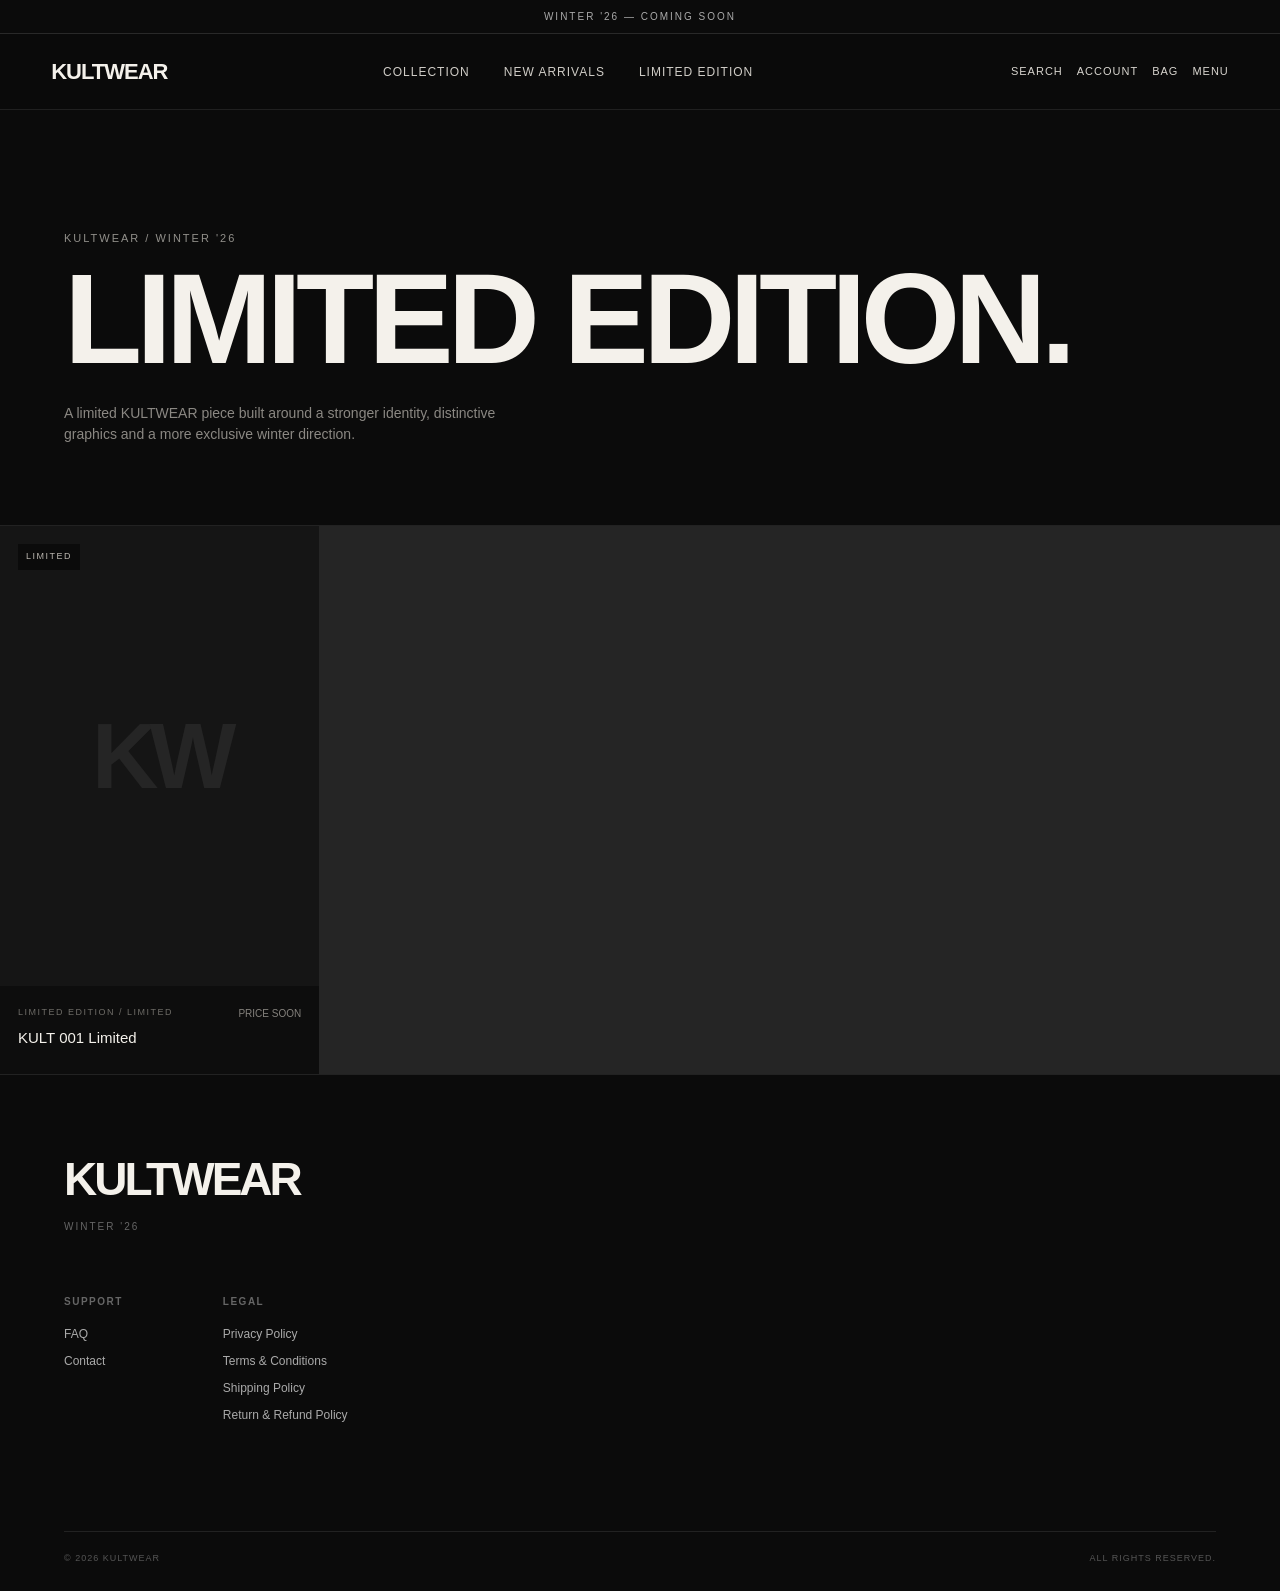
<file: limited-edition.html>
<!DOCTYPE html>
<html lang="en">
<head>
  <meta charset="UTF-8">
  <meta name="viewport" content="width=device-width, initial-scale=1.0">
  <meta name="description" content="KULTWEAR — Winter '26 Limited Edition.">
  <title>KULTWEAR — Limited Edition</title>
  <link rel="stylesheet" href="styles.css">
</head>

<body>

  <div class="announcement">
    WINTER '26 — COMING SOON
  </div>

  <header class="site-header">
    <a href="index.html" class="brand">KULTWEAR</a>

    <nav class="main-nav">
      <a href="collection.html">Collection</a>
      <a href="index.html#new">New Arrivals</a>
      <a href="limited-edition.html">Limited Edition</a>
    </nav>

    <div class="header-actions">
      <button class="icon-btn" id="searchBtn">Search</button>
      <button class="icon-btn" id="accountBtn">Account</button>
      <button class="icon-btn" id="bagBtn">Bag</button>
      <button class="icon-btn" id="menuBtn">Menu</button>
    </div>
  </header>

  <main>

    <section class="page-hero">
      <p class="eyebrow">KULTWEAR / WINTER '26</p>
      <h1>LIMITED EDITION.</h1>
      <p>
        A limited KULTWEAR piece built around a stronger identity,
        distinctive graphics and a more exclusive winter direction.
      </p>
    </section>

    <section class="collection-section">
      <div class="product-grid" id="categoryGrid"></div>
    </section>

  </main>

  <footer class="site-footer">

    <div class="footer-brand">
      <div class="footer-logo">KULTWEAR</div>
      <p>WINTER '26</p>
    </div>

    <div class="footer-links">
      <div>
        <h4>SUPPORT</h4>
        <a href="index.html#faq">FAQ</a>
        <a href="index.html#contact">Contact</a>
      </div>

      <div>
        <h4>LEGAL</h4>
        <a href="index.html#privacy">Privacy Policy</a>
        <a href="index.html#terms">Terms & Conditions</a>
        <a href="index.html#shipping">Shipping Policy</a>
        <a href="index.html#returns">Return & Refund Policy</a>
      </div>
    </div>

    <div class="footer-bottom">
      <span>© 2026 KULTWEAR</span>
      <span>ALL RIGHTS RESERVED.</span>
    </div>

  </footer>

  <div class="drawer" id="searchDrawer">
    <div class="drawer-header">
      <h3>SEARCH</h3>
      <button class="drawer-close" data-close="searchDrawer">×</button>
    </div>

    <input
      type="text"
      id="searchInput"
      placeholder="Search products..."
      autocomplete="off"
    >

    <div id="searchResults"></div>
  </div>

  <div class="drawer" id="accountDrawer">
    <div class="drawer-header">
      <h3>ACCOUNT</h3>
      <button class="drawer-close" data-close="accountDrawer">×</button>
    </div>

    <p>Account access will be available before launch.</p>
    <button class="drawer-btn">CONTINUE</button>
  </div>

  <div class="drawer" id="bagDrawer">
    <div class="drawer-header">
      <h3>BAG</h3>
      <button class="drawer-close" data-close="bagDrawer">×</button>
    </div>

    <div id="cartItems">
      <p>Your bag is empty.</p>
    </div>
  </div>

  <div class="mobile-menu" id="mobileMenu">
    <button class="mobile-close" id="mobileClose">×</button>

    <a href="collection.html">Collection</a>
    <a href="index.html#new">New Arrivals</a>
    <a href="limited-edition.html">Limited Edition</a>
    <a href="hoodies.html">Hoodies</a>
    <a href="sweatshirts.html">Sweatshirts</a>
    <a href="jackets.html">Jackets</a>
    <a href="sweaters.html">Sweaters</a>
  </div>

  <div class="toast" id="toast"></div>

  <script src="script.js"></script>

</body>
</html>
</file>
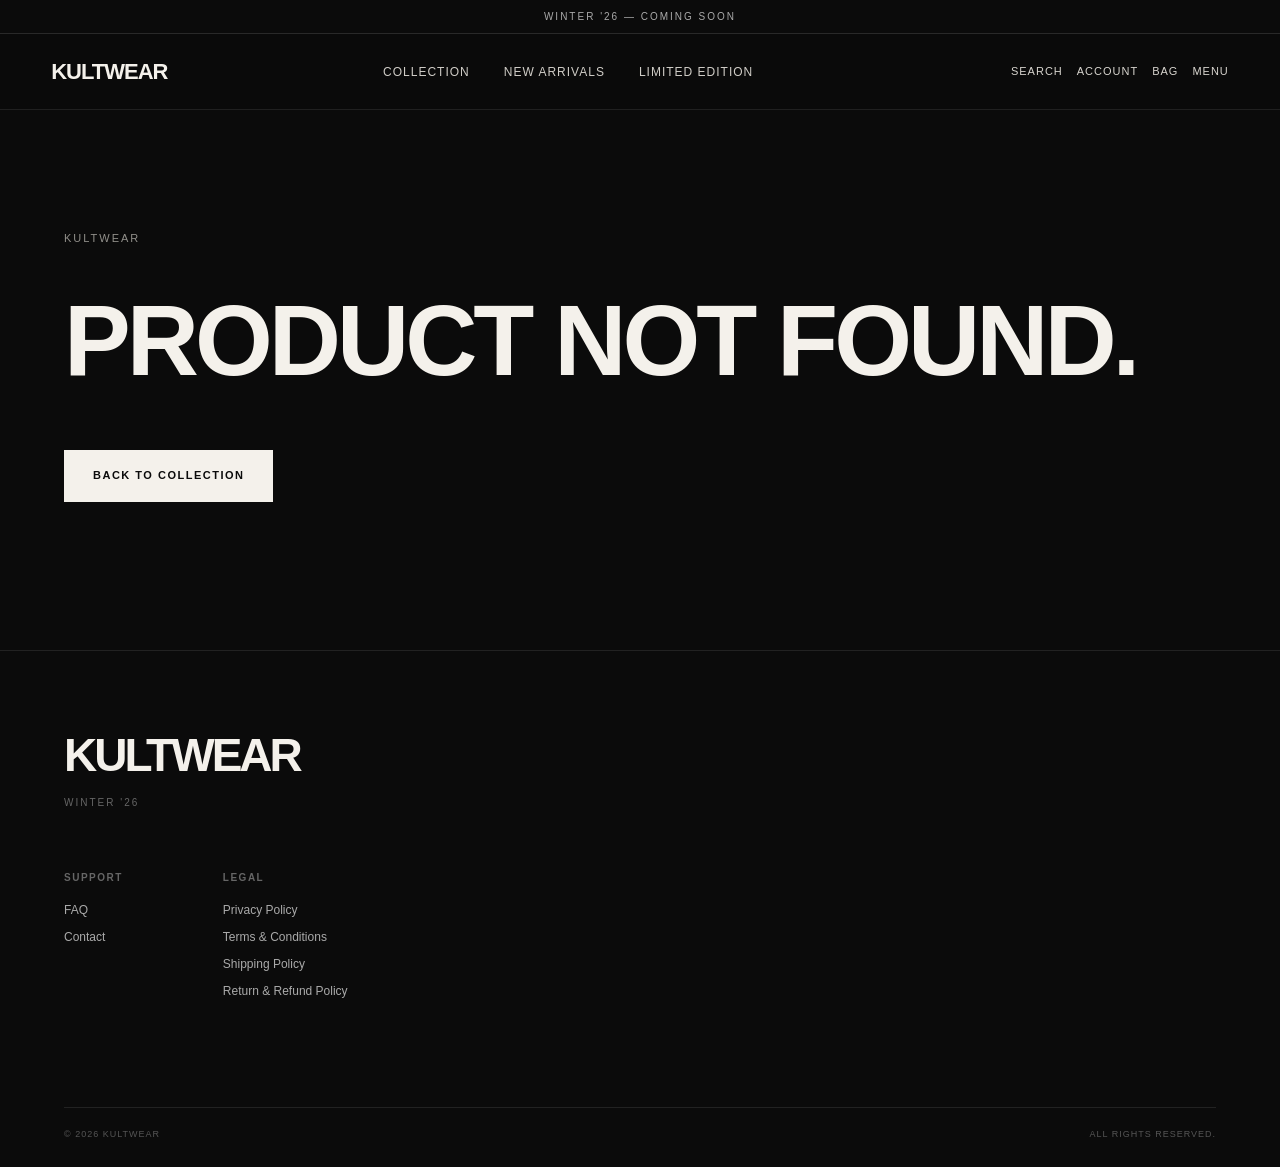
<file: product.html>
<!DOCTYPE html>
<html lang="en">
<head>
  <meta charset="UTF-8">
  <meta name="viewport" content="width=device-width, initial-scale=1.0">
  <meta name="description" content="KULTWEAR — Product Details">
  <title>KULTWEAR — Product</title>
  <link rel="stylesheet" href="styles.css">
</head>

<body>

  <div class="announcement">
    WINTER '26 — COMING SOON
  </div>

  <header class="site-header">
    <a href="index.html" class="brand">KULTWEAR</a>

    <nav class="main-nav">
      <a href="collection.html">Collection</a>
      <a href="index.html#new">New Arrivals</a>
      <a href="limited-edition.html">Limited Edition</a>
    </nav>

    <div class="header-actions">
      <button class="icon-btn" id="searchBtn">Search</button>
      <button class="icon-btn" id="accountBtn">Account</button>
      <button class="icon-btn" id="bagBtn">Bag</button>
      <button class="icon-btn" id="menuBtn">Menu</button>
    </div>
  </header>

  <main>

    <section class="product-detail-section">
      <div id="productDetail"></div>
    </section>

  </main>

  <footer class="site-footer">

    <div class="footer-brand">
      <div class="footer-logo">KULTWEAR</div>
      <p>WINTER '26</p>
    </div>

    <div class="footer-links">

      <div>
        <h4>SUPPORT</h4>
        <a href="index.html#faq">FAQ</a>
        <a href="index.html#contact">Contact</a>
      </div>

      <div>
        <h4>LEGAL</h4>
        <a href="index.html#privacy">Privacy Policy</a>
        <a href="index.html#terms">Terms & Conditions</a>
        <a href="index.html#shipping">Shipping Policy</a>
        <a href="index.html#returns">Return & Refund Policy</a>
      </div>

    </div>

    <div class="footer-bottom">
      <span>© 2026 KULTWEAR</span>
      <span>ALL RIGHTS RESERVED.</span>
    </div>

  </footer>

  <div class="drawer" id="searchDrawer">

    <div class="drawer-header">
      <h3>SEARCH</h3>
      <button class="drawer-close" data-close="searchDrawer">×</button>
    </div>

    <input
      type="text"
      id="searchInput"
      placeholder="Search products..."
      autocomplete="off"
    >

    <div id="searchResults"></div>

  </div>

  <div class="drawer" id="accountDrawer">

    <div class="drawer-header">
      <h3>ACCOUNT</h3>
      <button class="drawer-close" data-close="accountDrawer">×</button>
    </div>

    <p>Account access will be available before launch.</p>

    <button class="drawer-btn">
      CONTINUE
    </button>

  </div>

  <div class="drawer" id="bagDrawer">

    <div class="drawer-header">
      <h3>BAG</h3>
      <button class="drawer-close" data-close="bagDrawer">×</button>
    </div>

    <div id="cartItems">
      <p>Your bag is empty.</p>
    </div>

  </div>

  <div class="mobile-menu" id="mobileMenu">

    <button class="mobile-close" id="mobileClose">×</button>

    <a href="collection.html">Collection</a>
    <a href="index.html#new">New Arrivals</a>
    <a href="limited-edition.html">Limited Edition</a>

    <a href="hoodies.html">Hoodies</a>
    <a href="sweatshirts.html">Sweatshirts</a>
    <a href="jackets.html">Jackets</a>
    <a href="sweaters.html">Sweaters</a>

  </div>

  <div class="toast" id="toast"></div>

  <script src="script.js"></script>

</body>
</html>
</file>
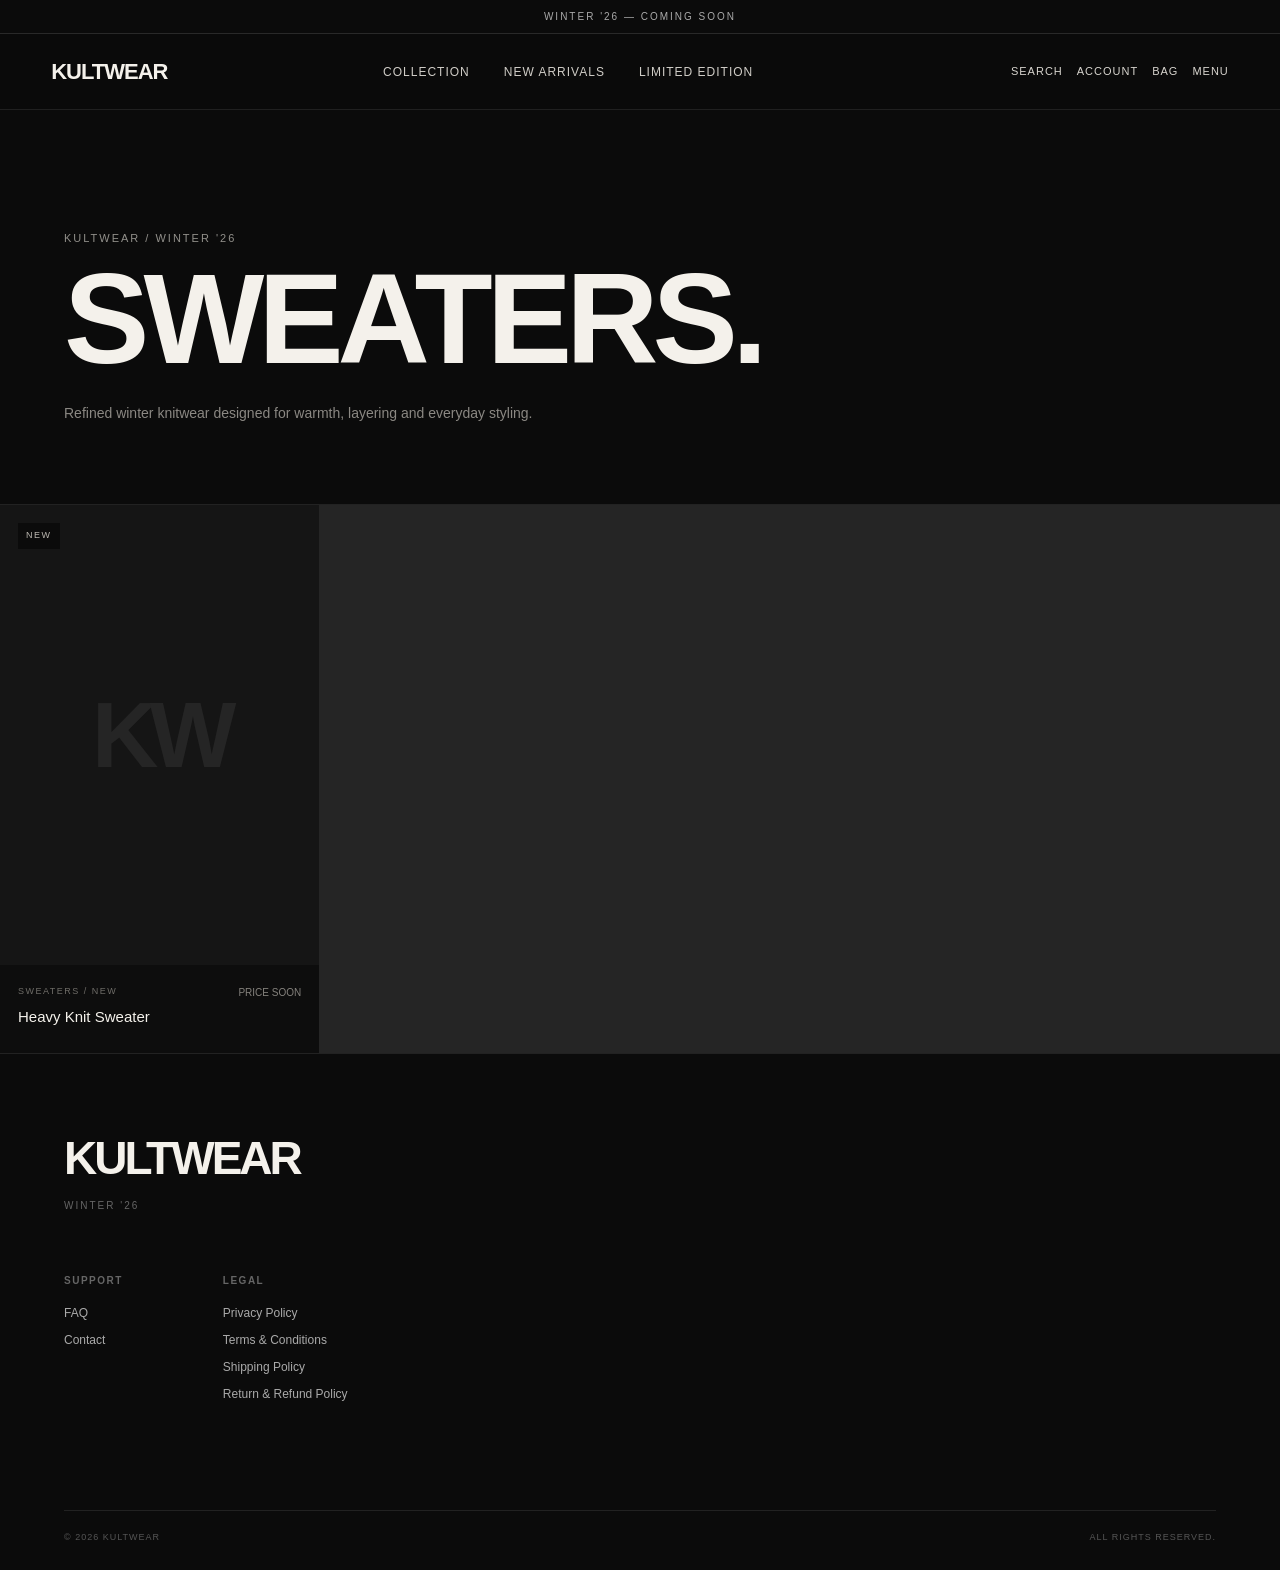
<file: sweaters.html>
<!DOCTYPE html>
<html lang="en">
<head>
  <meta charset="UTF-8">
  <meta name="viewport" content="width=device-width, initial-scale=1.0">
  <meta name="description" content="KULTWEAR — Men's Winter Sweaters.">
  <title>KULTWEAR — Sweaters</title>
  <link rel="stylesheet" href="styles.css">
</head>

<body>

  <div class="announcement">
    WINTER '26 — COMING SOON
  </div>

  <header class="site-header">
    <a href="index.html" class="brand">KULTWEAR</a>

    <nav class="main-nav">
      <a href="collection.html">Collection</a>
      <a href="index.html#new">New Arrivals</a>
      <a href="limited-edition.html">Limited Edition</a>
    </nav>

    <div class="header-actions">
      <button class="icon-btn" id="searchBtn">Search</button>
      <button class="icon-btn" id="accountBtn">Account</button>
      <button class="icon-btn" id="bagBtn">Bag</button>
      <button class="icon-btn" id="menuBtn">Menu</button>
    </div>
  </header>

  <main>

    <section class="page-hero">
      <p class="eyebrow">KULTWEAR / WINTER '26</p>
      <h1>SWEATERS.</h1>
      <p>
        Refined winter knitwear designed for warmth,
        layering and everyday styling.
      </p>
    </section>

    <section class="collection-section">
      <div class="product-grid" id="categoryGrid"></div>
    </section>

  </main>

  <footer class="site-footer">

    <div class="footer-brand">
      <div class="footer-logo">KULTWEAR</div>
      <p>WINTER '26</p>
    </div>

    <div class="footer-links">
      <div>
        <h4>SUPPORT</h4>
        <a href="index.html#faq">FAQ</a>
        <a href="index.html#contact">Contact</a>
      </div>

      <div>
        <h4>LEGAL</h4>
        <a href="index.html#privacy">Privacy Policy</a>
        <a href="index.html#terms">Terms & Conditions</a>
        <a href="index.html#shipping">Shipping Policy</a>
        <a href="index.html#returns">Return & Refund Policy</a>
      </div>
    </div>

    <div class="footer-bottom">
      <span>© 2026 KULTWEAR</span>
      <span>ALL RIGHTS RESERVED.</span>
    </div>

  </footer>

  <div class="drawer" id="searchDrawer">
    <div class="drawer-header">
      <h3>SEARCH</h3>
      <button class="drawer-close" data-close="searchDrawer">×</button>
    </div>

    <input
      type="text"
      id="searchInput"
      placeholder="Search products..."
      autocomplete="off"
    >

    <div id="searchResults"></div>
  </div>

  <div class="drawer" id="accountDrawer">
    <div class="drawer-header">
      <h3>ACCOUNT</h3>
      <button class="drawer-close" data-close="accountDrawer">×</button>
    </div>

    <p>Account access will be available before launch.</p>
    <button class="drawer-btn">CONTINUE</button>
  </div>

  <div class="drawer" id="bagDrawer">
    <div class="drawer-header">
      <h3>BAG</h3>
      <button class="drawer-close" data-close="bagDrawer">×</button>
    </div>

    <div id="cartItems">
      <p>Your bag is empty.</p>
    </div>
  </div>

  <div class="mobile-menu" id="mobileMenu">
    <button class="mobile-close" id="mobileClose">×</button>

    <a href="collection.html">Collection</a>
    <a href="index.html#new">New Arrivals</a>
    <a href="limited-edition.html">Limited Edition</a>
    <a href="hoodies.html">Hoodies</a>
    <a href="sweatshirts.html">Sweatshirts</a>
    <a href="jackets.html">Jackets</a>
    <a href="sweaters.html">Sweaters</a>
  </div>

  <div class="toast" id="toast"></div>

  <script src="script.js"></script>

</body>
</html>
</file>
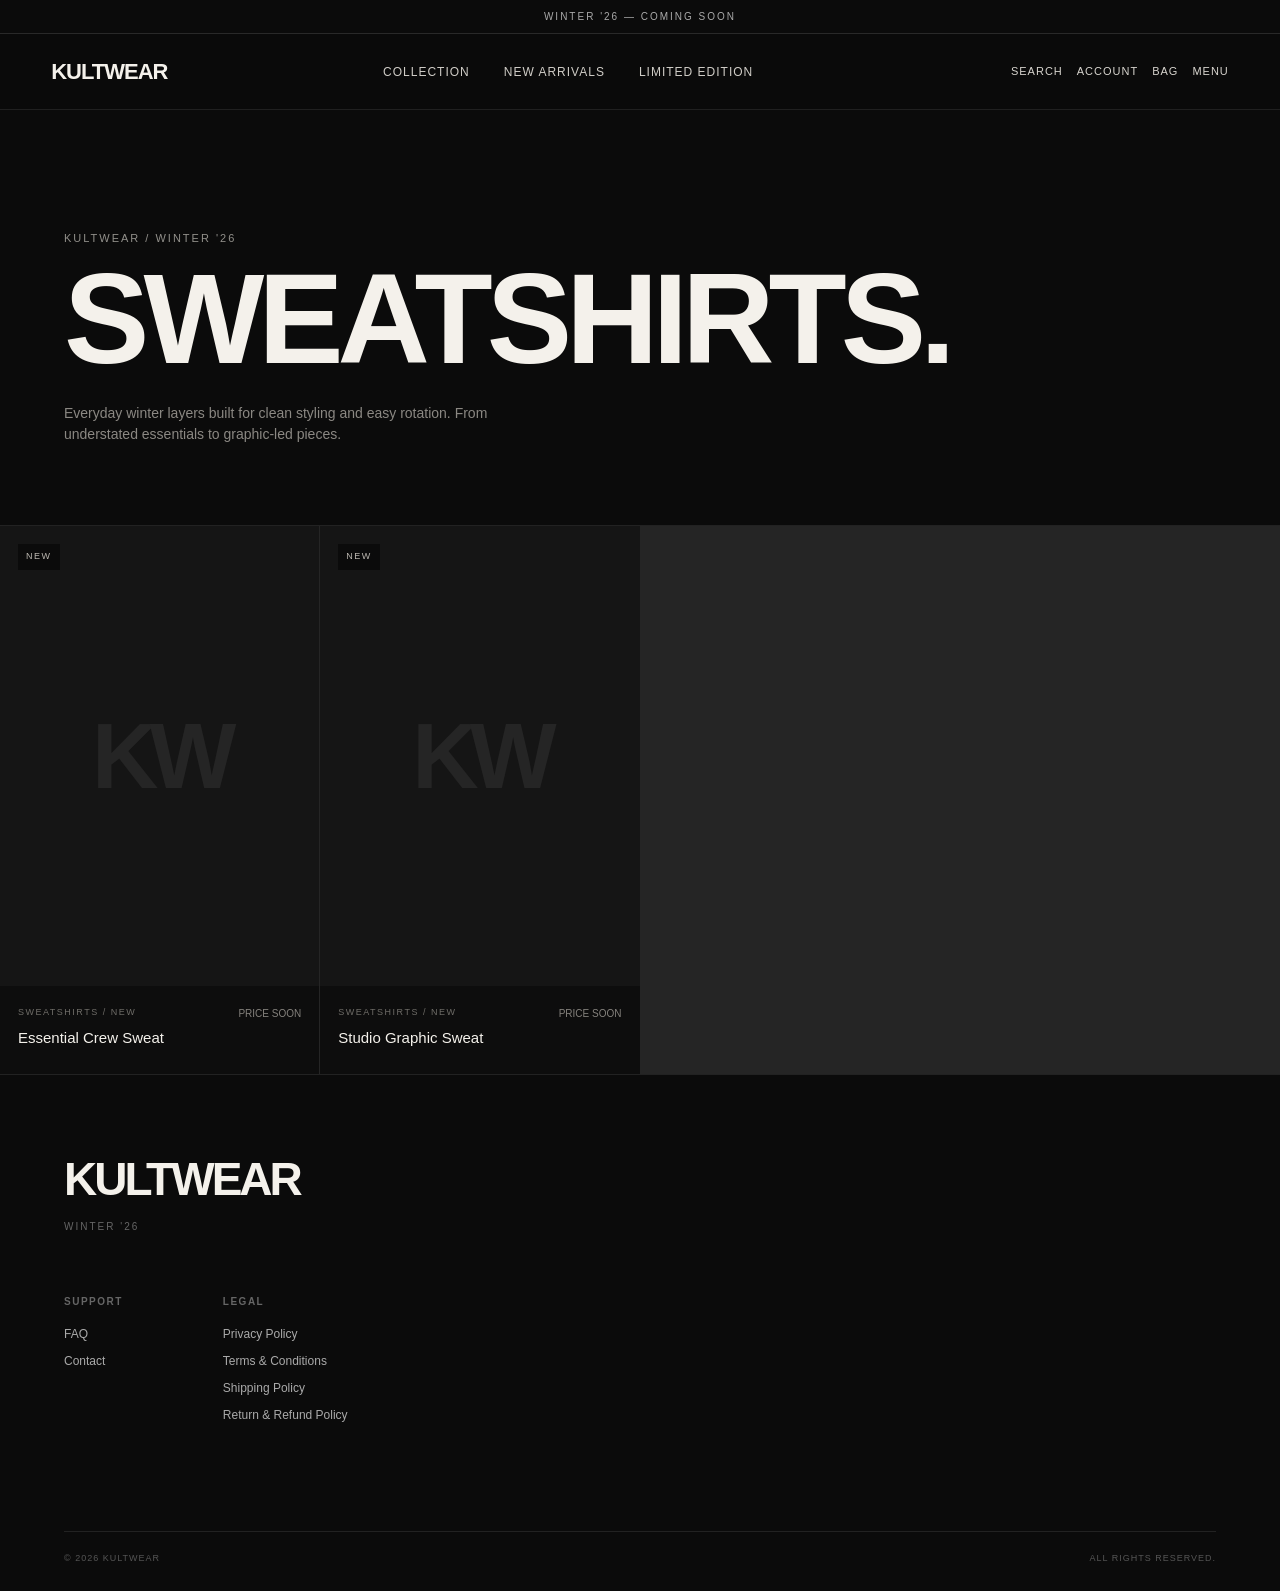
<file: sweatshirts.html>
<!DOCTYPE html>
<html lang="en">
<head>
  <meta charset="UTF-8">
  <meta name="viewport" content="width=device-width, initial-scale=1.0">
  <meta name="description" content="KULTWEAR — Men's Winter Sweatshirts.">
  <title>KULTWEAR — Sweatshirts</title>
  <link rel="stylesheet" href="styles.css">
</head>

<body>

  <div class="announcement">
    WINTER '26 — COMING SOON
  </div>

  <header class="site-header">
    <a href="index.html" class="brand">KULTWEAR</a>

    <nav class="main-nav">
      <a href="collection.html">Collection</a>
      <a href="index.html#new">New Arrivals</a>
      <a href="limited-edition.html">Limited Edition</a>
    </nav>

    <div class="header-actions">
      <button class="icon-btn" id="searchBtn">Search</button>
      <button class="icon-btn" id="accountBtn">Account</button>
      <button class="icon-btn" id="bagBtn">Bag</button>
      <button class="icon-btn" id="menuBtn">Menu</button>
    </div>
  </header>

  <main>

    <section class="page-hero">
      <p class="eyebrow">KULTWEAR / WINTER '26</p>
      <h1>SWEATSHIRTS.</h1>
      <p>
        Everyday winter layers built for clean styling and easy rotation.
        From understated essentials to graphic-led pieces.
      </p>
    </section>

    <section class="collection-section">
      <div class="product-grid" id="categoryGrid"></div>
    </section>

  </main>

  <footer class="site-footer">

    <div class="footer-brand">
      <div class="footer-logo">KULTWEAR</div>
      <p>WINTER '26</p>
    </div>

    <div class="footer-links">
      <div>
        <h4>SUPPORT</h4>
        <a href="index.html#faq">FAQ</a>
        <a href="index.html#contact">Contact</a>
      </div>

      <div>
        <h4>LEGAL</h4>
        <a href="index.html#privacy">Privacy Policy</a>
        <a href="index.html#terms">Terms & Conditions</a>
        <a href="index.html#shipping">Shipping Policy</a>
        <a href="index.html#returns">Return & Refund Policy</a>
      </div>
    </div>

    <div class="footer-bottom">
      <span>© 2026 KULTWEAR</span>
      <span>ALL RIGHTS RESERVED.</span>
    </div>

  </footer>

  <div class="drawer" id="searchDrawer">
    <div class="drawer-header">
      <h3>SEARCH</h3>
      <button class="drawer-close" data-close="searchDrawer">×</button>
    </div>

    <input
      type="text"
      id="searchInput"
      placeholder="Search products..."
      autocomplete="off"
    >

    <div id="searchResults"></div>
  </div>

  <div class="drawer" id="accountDrawer">
    <div class="drawer-header">
      <h3>ACCOUNT</h3>
      <button class="drawer-close" data-close="accountDrawer">×</button>
    </div>

    <p>Account access will be available before launch.</p>
    <button class="drawer-btn">CONTINUE</button>
  </div>

  <div class="drawer" id="bagDrawer">
    <div class="drawer-header">
      <h3>BAG</h3>
      <button class="drawer-close" data-close="bagDrawer">×</button>
    </div>

    <div id="cartItems">
      <p>Your bag is empty.</p>
    </div>
  </div>

  <div class="mobile-menu" id="mobileMenu">
    <button class="mobile-close" id="mobileClose">×</button>

    <a href="collection.html">Collection</a>
    <a href="index.html#new">New Arrivals</a>
    <a href="limited-edition.html">Limited Edition</a>
    <a href="hoodies.html">Hoodies</a>
    <a href="sweatshirts.html">Sweatshirts</a>
    <a href="jackets.html">Jackets</a>
    <a href="sweaters.html">Sweaters</a>
  </div>

  <div class="toast" id="toast"></div>

  <script src="script.js"></script>

</body>
</html>
</file>
<file: styles.css>
* {
  margin: 0;
  padding: 0;
  box-sizing: border-box;
}

html {
  scroll-behavior: smooth;
}

body {
  background: #0b0b0b;
  color: #f4f1eb;
  font-family: Arial, Helvetica, sans-serif;
  line-height: 1.5;
  overflow-x: hidden;
}

body.drawer-open,
body.menu-open {
  overflow: hidden;
}

a {
  color: inherit;
  text-decoration: none;
}

button,
input {
  font: inherit;
}

button {
  cursor: pointer;
}

.announcement {
  height: 34px;
  display: flex;
  align-items: center;
  justify-content: center;
  border-bottom: 1px solid #292929;
  color: #aaa;
  font-size: 10px;
  letter-spacing: 2px;
  text-transform: uppercase;
}

/* HEADER */

.site-header {
  height: 76px;
  padding: 0 4vw;
  display: flex;
  align-items: center;
  justify-content: space-between;
  border-bottom: 1px solid #202020;
  position: sticky;
  top: 0;
  z-index: 100;
  background: rgba(11, 11, 11, 0.96);
  backdrop-filter: blur(14px);
}

.brand {
  font-size: 22px;
  font-weight: 800;
  letter-spacing: -1px;
  white-space: nowrap;
}

.main-nav {
  display: flex;
  gap: 38px;
  align-items: center;
  margin-left: auto;
  margin-right: 42px;
}

.main-nav a {
  color: #d0cdc7;
  font-size: 12px;
  text-transform: uppercase;
  letter-spacing: 1px;
  transition: color 0.25s ease;
}

.main-nav a:hover {
  color: #fff;
}

.header-actions {
  display: flex;
  align-items: center;
  gap: 18px;
}

.icon-btn {
  border: 0;
  background: transparent;
  color: #d8d5cf;
  font-size: 11px;
  text-transform: uppercase;
  letter-spacing: 1px;
  padding: 8px 0;
}

.icon-btn:hover {
  color: #fff;
}

/* HERO */

.hero {
  min-height: calc(100vh - 110px);
  padding: 9vw 5vw 7vw;
  display: flex;
  flex-direction: column;
  justify-content: flex-end;
  border-bottom: 1px solid #222;
}

.hero-eyebrow,
.eyebrow {
  color: #92908b;
  font-size: 11px;
  letter-spacing: 2px;
  text-transform: uppercase;
  margin-bottom: 18px;
}

.hero h1 {
  font-size: clamp(64px, 13vw, 190px);
  line-height: 0.82;
  letter-spacing: -7px;
  max-width: 1100px;
}

.hero-copy {
  margin-top: 34px;
  max-width: 420px;
  color: #aaa;
  font-size: 15px;
}

.hero-actions {
  margin-top: 34px;
}

.primary-btn {
  display: inline-flex;
  align-items: center;
  justify-content: center;
  min-height: 52px;
  padding: 0 28px;
  background: #f4f1eb;
  color: #0b0b0b;
  border: 1px solid #f4f1eb;
  font-size: 11px;
  font-weight: 700;
  letter-spacing: 1.5px;
  text-transform: uppercase;
  transition: 0.25s ease;
}

.primary-btn:hover {
  background: transparent;
  color: #f4f1eb;
}

/* SECTIONS */

section {
  width: 100%;
}

.section-heading {
  padding: 90px 5vw 36px;
  display: flex;
  justify-content: space-between;
  align-items: flex-end;
  gap: 30px;
}

.section-heading h2 {
  font-size: clamp(38px, 6vw, 82px);
  line-height: 0.9;
  letter-spacing: -3px;
}

.section-heading p {
  max-width: 380px;
  color: #8d8a85;
  font-size: 13px;
}

/* CATEGORY GRID */

.category-grid {
  display: grid;
  grid-template-columns: repeat(4, 1fr);
  gap: 1px;
  background: #292929;
  border-top: 1px solid #292929;
  border-bottom: 1px solid #292929;
}

.category-card {
  min-height: 430px;
  background: #101010;
  display: flex;
  flex-direction: column;
  justify-content: flex-end;
  padding: 28px;
  position: relative;
  overflow: hidden;
}

.category-card::before {
  content: "KW";
  position: absolute;
  inset: 0;
  display: flex;
  align-items: center;
  justify-content: center;
  color: #1d1d1d;
  font-size: 100px;
  font-weight: 800;
  letter-spacing: -10px;
  transition: transform 0.5s ease;
}

.category-card:hover::before {
  transform: scale(1.08);
}

.category-card h3 {
  position: relative;
  z-index: 2;
  font-size: 25px;
  letter-spacing: -1px;
}

.category-card span {
  position: relative;
  z-index: 2;
  margin-top: 6px;
  color: #888;
  font-size: 11px;
  text-transform: uppercase;
  letter-spacing: 1.5px;
}

/* PRODUCT GRID */

.product-grid {
  display: grid;
  grid-template-columns: repeat(4, 1fr);
  gap: 1px;
  background: #252525;
}

.product-card {
  background: #0d0d0d;
  min-width: 0;
  display: block;
}

.product-image {
  height: 460px;
  background: #151515;
  position: relative;
  display: flex;
  align-items: center;
  justify-content: center;
  overflow: hidden;
}

.product-placeholder {
  color: #252525;
  font-size: 92px;
  font-weight: 800;
  letter-spacing: -9px;
  transition: transform 0.45s ease, color 0.45s ease;
}

.product-card:hover .product-placeholder {
  transform: scale(1.08);
  color: #2b2b2b;
}

.product-tag {
  position: absolute;
  top: 18px;
  left: 18px;
  padding: 6px 8px;
  background: #0b0b0b;
  color: #bdb9b2;
  font-size: 9px;
  letter-spacing: 1.5px;
}

.product-info {
  padding: 20px 18px 25px;
  display: flex;
  justify-content: space-between;
  gap: 20px;
}

.product-category {
  display: block;
  color: #6f6d68;
  font-size: 9px;
  letter-spacing: 1.5px;
  text-transform: uppercase;
  margin-bottom: 7px;
}

.product-info h3 {
  font-size: 15px;
  font-weight: 500;
}

.product-price {
  color: #85827d;
  font-size: 10px;
  white-space: nowrap;
  text-transform: uppercase;
}

/* STORY */

.story {
  padding: 12vw 5vw;
  border-bottom: 1px solid #222;
}

.story h2 {
  max-width: 900px;
  font-size: clamp(45px, 8vw, 110px);
  line-height: 0.9;
  letter-spacing: -5px;
}

.story p {
  max-width: 520px;
  margin-top: 35px;
  color: #999;
  font-size: 15px;
}

/* PRELAUNCH */

.prelaunch {
  padding: 100px 5vw;
  text-align: center;
  border-bottom: 1px solid #222;
}

.prelaunch h2 {
  font-size: clamp(40px, 7vw, 90px);
  letter-spacing: -4px;
}

.prelaunch p {
  margin: 18px auto 30px;
  max-width: 430px;
  color: #888;
}

.prelaunch-form {
  max-width: 520px;
  margin: auto;
  display: flex;
  border-bottom: 1px solid #555;
}

.prelaunch-form input {
  flex: 1;
  min-width: 0;
  padding: 16px 0;
  border: 0;
  outline: 0;
  background: transparent;
  color: #fff;
}

.prelaunch-form button {
  background: transparent;
  border: 0;
  color: #fff;
  padding: 0 8px;
  font-size: 11px;
  letter-spacing: 1px;
}

/* FOOTER */

.site-footer {
  padding: 70px 5vw 25px;
  border-top: 1px solid #222;
}

.footer-brand {
  margin-bottom: 60px;
}

.footer-logo {
  font-size: 46px;
  font-weight: 800;
  letter-spacing: -3px;
}

.footer-brand p {
  color: #666;
  margin-top: 5px;
  font-size: 10px;
  letter-spacing: 2px;
}

.footer-links {
  display: flex;
  gap: 100px;
  margin-bottom: 80px;
}

.footer-links h4 {
  font-size: 10px;
  color: #666;
  letter-spacing: 1.5px;
  margin-bottom: 16px;
}

.footer-links a {
  display: block;
  color: #aaa;
  font-size: 12px;
  margin-bottom: 9px;
}

.footer-bottom {
  padding-top: 20px;
  border-top: 1px solid #222;
  display: flex;
  justify-content: space-between;
  color: #555;
  font-size: 9px;
  letter-spacing: 1px;
}

/* COLLECTION / CATEGORY */

.page-hero {
  padding: 120px 5vw 80px;
  border-bottom: 1px solid #222;
}

.page-hero h1 {
  font-size: clamp(55px, 10vw, 145px);
  line-height: 0.85;
  letter-spacing: -6px;
}

.page-hero > p:last-child {
  max-width: 480px;
  margin-top: 30px;
  color: #8b8883;
  font-size: 14px;
}

.collection-section {
  padding: 0;
}

.filter-bar {
  padding: 22px 5vw;
  display: flex;
  gap: 10px;
  overflow-x: auto;
  border-bottom: 1px solid #222;
}

.filter-btn {
  flex: 0 0 auto;
  background: transparent;
  border: 1px solid #333;
  color: #999;
  padding: 10px 14px;
  font-size: 9px;
  letter-spacing: 1.3px;
  text-transform: uppercase;
}

.filter-btn.active,
.filter-btn:hover {
  background: #f4f1eb;
  border-color: #f4f1eb;
  color: #0b0b0b;
}

/* PRODUCT PAGE */

.product-detail-section {
  width: 100%;
}

.product-page {
  display: grid;
  grid-template-columns: minmax(0, 1.12fr) minmax(400px, 0.88fr);
  min-height: calc(100vh - 110px);
}

.product-gallery {
  padding: 28px;
  background: #101010;
  border-right: 1px solid #252525;
}

.main-product-image {
  width: 100%;
  aspect-ratio: 1 / 1;
  min-height: 620px;
  background:
    radial-gradient(circle at center, #252525 0%, #171717 34%, #101010 70%);
  display: flex;
  align-items: center;
  justify-content: center;
  position: relative;
  overflow: hidden;
}

.main-product-image::after {
  content: "";
  position: absolute;
  width: 45%;
  height: 60%;
  border-radius: 45% 45% 20% 20%;
  background: #111;
  box-shadow:
    0 30px 60px rgba(0, 0, 0, 0.7),
    inset 0 0 35px rgba(255, 255, 255, 0.025);
  opacity: 0.9;
}

.gallery-mark {
  position: relative;
  z-index: 2;
  color: #2b2b2b;
  font-size: clamp(80px, 10vw, 160px);
  font-weight: 900;
  letter-spacing: -15px;
}

.gallery-label {
  position: absolute;
  left: 24px;
  bottom: 20px;
  z-index: 3;
  color: #666;
  font-size: 9px;
  letter-spacing: 2px;
  text-transform: uppercase;
}

.product-thumbnails {
  display: grid;
  grid-template-columns: repeat(4, 1fr);
  gap: 10px;
  margin-top: 12px;
}

.product-thumb {
  height: 90px;
  border: 1px solid #292929;
  background: #151515;
  color: #555;
  display: flex;
  align-items: center;
  justify-content: center;
  font-size: 17px;
  font-weight: 700;
}

.product-thumb.active {
  border-color: #f4f1eb;
  color: #aaa;
}

.product-content {
  padding: 55px 5vw 70px;
  max-width: 760px;
  width: 100%;
}

.product-breadcrumb {
  color: #686661;
  font-size: 9px;
  letter-spacing: 1.5px;
  text-transform: uppercase;
  margin-bottom: 60px;
}

.product-detail-category {
  color: #77746e;
  font-size: 10px;
  letter-spacing: 2px;
  text-transform: uppercase;
}

.product-heading h1 {
  margin-top: 15px;
  font-size: clamp(45px, 5vw, 78px);
  line-height: 0.9;
  letter-spacing: -4px;
  max-width: 650px;
}

.product-price-large {
  margin-top: 25px;
  font-size: 15px;
  color: #a8a49d;
  letter-spacing: 1px;
}

.product-description {
  margin-top: 35px;
  max-width: 550px;
  color: #96938d;
  font-size: 14px;
  line-height: 1.8;
}

.product-specs {
  display: grid;
  grid-template-columns: 1fr 1fr;
  gap: 1px;
  margin-top: 38px;
  border-top: 1px solid #292929;
  border-bottom: 1px solid #292929;
}

.product-specs div {
  padding: 18px 0;
}

.product-specs div + div {
  border-left: 1px solid #292929;
  padding-left: 22px;
}

.product-specs span {
  display: block;
  color: #5e5c57;
  font-size: 8px;
  letter-spacing: 1.5px;
  margin-bottom: 7px;
}

.product-specs strong {
  font-size: 11px;
  font-weight: 500;
  color: #c5c1ba;
}

.size-section {
  margin-top: 42px;
}

.size-heading {
  display: flex;
  justify-content: space-between;
  margin-bottom: 13px;
  color: #aaa7a0;
  font-size: 9px;
  letter-spacing: 1.5px;
}

#selectedSize {
  color: #666;
}

.size-grid {
  display: grid;
  grid-template-columns: repeat(5, 1fr);
  gap: 8px;
}

.size-btn {
  height: 52px;
  border: 1px solid #303030;
  background: transparent;
  color: #aaa;
  transition: 0.2s ease;
}

.size-btn:hover,
.size-btn.selected {
  background: #f4f1eb;
  border-color: #f4f1eb;
  color: #0b0b0b;
}

.product-actions {
  margin-top: 18px;
  display: grid;
  gap: 9px;
}

.product-action {
  width: 100%;
  min-height: 60px;
  padding: 0 22px;
  display: flex;
  align-items: center;
  justify-content: space-between;
  border: 1px solid #f4f1eb;
  font-size: 11px;
  font-weight: 700;
  letter-spacing: 1.7px;
}

.product-action.primary {
  background: #f4f1eb;
  color: #0b0b0b;
}

.product-action.secondary {
  background: transparent;
  color: #f4f1eb;
}

.product-action:hover {
  opacity: 0.8;
}

.product-benefits {
  display: grid;
  grid-template-columns: repeat(3, 1fr);
  border-top: 1px solid #292929;
  border-bottom: 1px solid #292929;
  margin-top: 45px;
}

.product-benefits div {
  min-height: 90px;
  padding: 18px 8px;
  display: flex;
  flex-direction: column;
  justify-content: center;
  align-items: center;
  text-align: center;
}

.product-benefits div + div {
  border-left: 1px solid #292929;
}

.product-benefits strong {
  color: #555;
  font-size: 9px;
  margin-bottom: 8px;
}

.product-benefits span {
  color: #aaa;
  font-size: 8px;
  letter-spacing: 1.2px;
}

.product-information {
  margin-top: 35px;
}

.product-information details {
  border-top: 1px solid #292929;
}

.product-information details:last-child {
  border-bottom: 1px solid #292929;
}

.product-information summary {
  padding: 21px 0;
  list-style: none;
  cursor: pointer;
  color: #bcb9b2;
  font-size: 10px;
  letter-spacing: 1.5px;
}

.product-information summary::-webkit-details-marker {
  display: none;
}

.product-information summary::after {
  content: "+";
  float: right;
  color: #666;
}

.product-information details[open] summary::after {
  content: "−";
}

.product-information p {
  max-width: 580px;
  padding: 0 0 22px;
  color: #77746e;
  font-size: 12px;
  line-height: 1.8;
}

.product-not-found {
  min-height: 60vh;
  padding: 120px 5vw;
}

.product-not-found h1 {
  font-size: clamp(45px, 8vw, 100px);
  letter-spacing: -4px;
  margin-bottom: 35px;
}

/* DRAWERS */

.drawer {
  position: fixed;
  top: 0;
  right: 0;
  width: min(430px, 92vw);
  height: 100vh;
  background: #111;
  border-left: 1px solid #292929;
  z-index: 500;
  padding: 28px;
  transform: translateX(105%);
  transition: transform 0.35s ease;
  overflow-y: auto;
}

.drawer.open {
  transform: translateX(0);
}

.drawer-header {
  display: flex;
  align-items: center;
  justify-content: space-between;
  padding-bottom: 25px;
  border-bottom: 1px solid #292929;
  margin-bottom: 25px;
}

.drawer-header h3 {
  font-size: 12px;
  letter-spacing: 2px;
}

.drawer-close,
.mobile-close {
  border: 0;
  background: transparent;
  color: #fff;
  font-size: 28px;
}

.drawer input {
  width: 100%;
  padding: 16px 0;
  border: 0;
  border-bottom: 1px solid #444;
  outline: 0;
  background: transparent;
  color: #fff;
}

.drawer p {
  color: #777;
  font-size: 13px;
}

.drawer-btn {
  width: 100%;
  margin-top: 25px;
  height: 52px;
  border: 0;
  background: #f4f1eb;
  color: #0b0b0b;
  font-size: 10px;
  font-weight: 700;
  letter-spacing: 1.5px;
}

.search-result {
  display: block;
  padding: 18px 0;
  border-bottom: 1px solid #252525;
}

.search-result span {
  display: block;
  font-size: 13px;
}

.search-result small {
  color: #666;
  font-size: 9px;
  text-transform: uppercase;
}

.search-empty {
  margin-top: 25px;
}

/* MOBILE MENU */

.mobile-menu {
  position: fixed;
  inset: 0;
  background: #0b0b0b;
  z-index: 600;
  display: flex;
  flex-direction: column;
  align-items: flex-start;
  justify-content: center;
  padding: 50px 8vw;
  transform: translateX(100%);
  transition: transform 0.4s ease;
}

.mobile-menu.open {
  transform: translateX(0);
}

.mobile-menu a {
  font-size: clamp(28px, 8vw, 50px);
  line-height: 1.2;
  letter-spacing: -1.5px;
  margin: 7px 0;
}

.mobile-close {
  position: absolute;
  top: 25px;
  right: 25px;
}

/* TOAST */

.toast {
  position: fixed;
  left: 50%;
  bottom: 25px;
  transform: translate(-50%, 30px);
  opacity: 0;
  pointer-events: none;
  z-index: 900;
  background: #f4f1eb;
  color: #0b0b0b;
  padding: 13px 20px;
  font-size: 10px;
  font-weight: 700;
  letter-spacing: 1px;
  transition: 0.3s ease;
}

.toast.show {
  opacity: 1;
  transform: translate(-50%, 0);
}

/* REVEAL */

.reveal {
  opacity: 0;
  transform: translateY(25px);
  transition: opacity 0.7s ease, transform 0.7s ease;
}

.reveal.visible {
  opacity: 1;
  transform: translateY(0);
}

/* TABLET */

@media (max-width: 1000px) {

  .main-nav {
    gap: 20px;
    margin-right: 20px;
  }

  .header-actions {
    gap: 12px;
  }

  .product-grid {
    grid-template-columns: repeat(2, 1fr);
  }

  .category-grid {
    grid-template-columns: repeat(2, 1fr);
  }

  .product-page {
    grid-template-columns: 1fr;
  }

  .product-gallery {
    border-right: 0;
    border-bottom: 1px solid #252525;
  }

  .product-content {
    max-width: none;
  }
}

/* MOBILE */

@media (max-width: 700px) {

  .announcement {
    height: 30px;
    font-size: 8px;
    letter-spacing: 1.3px;
  }

  .site-header {
    height: 64px;
    padding: 0 18px;
  }

  .brand {
    font-size: 19px;
  }

  .main-nav {
    display: none;
  }

  .header-actions {
    margin-left: auto;
    gap: 13px;
  }

  .icon-btn {
    font-size: 0;
    width: 23px;
    height: 23px;
    padding: 0;
    position: relative;
  }

  .icon-btn::before {
    display: block;
    font-size: 18px;
    line-height: 23px;
    color: #ddd;
  }

  #searchBtn::before {
    content: "⌕";
  }

  #accountBtn::before {
    content: "○";
  }

  #bagBtn::before {
    content: "□";
  }

  #menuBtn::before {
    content: "☰";
    font-size: 17px;
  }

  .hero {
    min-height: 78vh;
    padding: 80px 20px 50px;
  }

  .hero h1 {
    font-size: clamp(58px, 19vw, 110px);
    letter-spacing: -5px;
  }

  .hero-copy {
    font-size: 13px;
  }

  .section-heading {
    padding: 70px 20px 28px;
    display: block;
  }

  .section-heading h2 {
    letter-spacing: -2px;
  }

  .section-heading p {
    margin-top: 20px;
  }

  .category-grid {
    grid-template-columns: 1fr 1fr;
  }

  .category-card {
    min-height: 260px;
    padding: 18px;
  }

  .category-card::before {
    font-size: 55px;
  }

  .category-card h3 {
    font-size: 17px;
  }

  .product-grid {
    grid-template-columns: 1fr 1fr;
  }

  .product-image {
    height: 250px;
  }

  .product-placeholder {
    font-size: 55px;
  }

  .product-info {
    display: block;
    padding: 14px 12px 20px;
  }

  .product-info h3 {
    font-size: 13px;
    line-height: 1.2;
  }

  .product-price {
    display: block;
    margin-top: 10px;
  }

  .story {
    padding: 90px 20px;
  }

  .story h2 {
    letter-spacing: -3px;
  }

  .prelaunch {
    padding: 80px 20px;
  }

  .site-footer {
    padding: 55px 20px 20px;
  }

  .footer-logo {
    font-size: 38px;
  }

  .footer-links {
    gap: 45px;
    margin-bottom: 55px;
  }

  .footer-bottom {
    display: block;
  }

  .footer-bottom span {
    display: block;
    margin-bottom: 7px;
  }

  .page-hero {
    padding: 75px 20px 55px;
  }

  .page-hero h1 {
    font-size: clamp(55px, 18vw, 100px);
    letter-spacing: -5px;
  }

  .page-hero > p:last-child {
    font-size: 13px;
  }

  .filter-bar {
    padding: 15px 20px;
  }

  /* PRODUCT MOBILE */

  .product-page {
    display: block;
  }

  .product-gallery {
    padding: 12px;
  }

  .main-product-image {
    min-height: 0;
    aspect-ratio: 1 / 1.05;
  }

  .gallery-mark {
    font-size: 90px;
  }

  .product-thumbnails {
    gap: 7px;
  }

  .product-thumb {
    height: 64px;
    font-size: 13px;
  }

  .product-content {
    padding: 28px 20px 55px;
  }

  .product-breadcrumb {
    margin-bottom: 38px;
    font-size: 8px;
    white-space: nowrap;
    overflow: hidden;
    text-overflow: ellipsis;
  }

  .product-heading h1 {
    font-size: clamp(43px, 14vw, 70px);
    letter-spacing: -3px;
    line-height: 0.9;
  }

  .product-price-large {
    margin-top: 20px;
  }

  .product-description {
    margin-top: 25px;
    font-size: 13px;
    line-height: 1.7;
  }

  .product-specs {
    margin-top: 28px;
  }

  .product-specs div {
    padding: 15px 0;
  }

  .product-specs div + div {
    padding-left: 15px;
  }

  .size-section {
    margin-top: 32px;
  }

  .size-grid {
    gap: 5px;
  }

  .size-btn {
    height: 48px;
    font-size: 11px;
  }

  .product-action {
    min-height: 57px;
  }

  .product-benefits {
    margin-top: 35px;
  }

  .product-benefits div {
    min-height: 78px;
  }

  .product-benefits span {
    font-size: 7px;
  }

  .product-information {
    margin-top: 28px;
  }

}

/* SMALL PHONES */

@media (max-width: 390px) {

  .header-actions {
    gap: 9px;
  }

  .brand {
    font-size: 17px;
  }

  .product-grid {
    grid-template-columns: 1fr;
  }

  .product-image {
    height: 330px;
  }

  .category-grid {
    grid-template-columns: 1fr;
  }

  .category-card {
    min-height: 300px;
  }

  .product-heading h1 {
    font-size: 43px;
  }

  .size-grid {
    grid-template-columns: repeat(5, 1fr);
  }

}
/* FINAL PRODUCT PAGE SIZE + MOBILE FIX */

.product-page {
  max-width: 1500px;
  margin: 0 auto;
}

.product-gallery {
  padding: 22px;
}

.main-product-image {
  min-height: 520px;
}

.product-content {
  padding: 42px 4vw 55px;
}

.product-heading h1 {
  font-size: clamp(42px, 4vw, 64px);
}

.product-description {
  max-width: 480px;
}

.product-action {
  max-width: 560px;
}

.product-actions {
  max-width: 560px;
}


/* TABLET + MOBILE */

@media (max-width: 800px) {

  .site-header {
    padding: 0 16px;
  }

  .main-nav {
    display: none !important;
  }

  .header-actions {
    margin-left: auto;
  }

  .product-page {
    display: block;
    width: 100%;
  }

  .product-gallery {
    width: 100%;
    padding: 10px;
  }

  .main-product-image {
    width: 100%;
    min-height: 0;
    aspect-ratio: 1 / 1;
  }

  .product-content {
    width: 100%;
    max-width: 700px;
    margin: 0 auto;
    padding: 32px 20px 50px;
  }

  .product-heading h1 {
    font-size: clamp(40px, 10vw, 58px);
    line-height: 0.95;
  }

  .product-description {
    max-width: 100%;
    font-size: 13px;
  }

  .product-actions {
    width: 100%;
    max-width: 100%;
  }

  .product-action {
    width: 100%;
    max-width: 100%;
    min-height: 54px;
  }
}


/* SMALL PHONE */

@media (max-width: 500px) {

  .announcement {
    height: 28px;
    font-size: 7px;
  }

  .site-header {
    height: 60px;
    padding: 0 14px;
  }

  .brand {
    font-size: 17px;
  }

  .header-actions {
    gap: 10px;
  }

  .icon-btn {
    width: 20px;
    height: 22px;
  }

  .product-gallery {
    padding: 8px;
  }

  .main-product-image {
    aspect-ratio: 1 / 1;
  }

  .gallery-mark {
    font-size: 75px;
  }

  .product-thumbnails {
    grid-template-columns: repeat(4, 1fr);
    gap: 5px;
  }

  .product-thumb {
    height: 58px;
  }

  .product-content {
    padding: 25px 16px 45px;
  }

  .product-breadcrumb {
    margin-bottom: 28px;
  }

  .product-heading h1 {
    font-size: 42px;
    letter-spacing: -2px;
  }

  .product-price-large {
    font-size: 13px;
  }

  .product-description {
    margin-top: 20px;
    font-size: 12px;
    line-height: 1.65;
  }

  .product-specs {
    margin-top: 24px;
  }

  .size-section {
    margin-top: 28px;
  }

  .size-btn {
    height: 45px;
  }

  .product-actions {
    margin-top: 14px;
  }

  .product-action {
    min-height: 52px;
    font-size: 9px;
  }

  .product-benefits {
    margin-top: 30px;
  }

  .product-information {
    margin-top: 24px;
  }
}
/* =========================================================
   KULTWEAR — FINAL RESPONSIVE HOMEPAGE FIX
   ========================================================= */

/* ---------- HEADER / NAV ---------- */

.site-header {
  position: relative;
  z-index: 100;
  display: flex;
  align-items: center;
  justify-content: space-between;
}

.brand {
  white-space: nowrap;
  flex-shrink: 0;
}

.main-nav {
  display: flex;
  align-items: center;
  gap: 34px;
}

.header-actions {
  display: flex;
  align-items: center;
  gap: 14px;
  margin-left: auto;
}


/* ---------- DESKTOP HERO ---------- */

.hero {
  position: relative;
  min-height: calc(100vh - 110px);
  overflow: hidden;
}

.hero h1,
.hero-copy,
.hero-actions {
  position: relative;
  z-index: 3;
}

.hero-mark {
  position: absolute;
  top: 50%;
  right: 7vw;
  transform: translateY(-50%);
  z-index: 1;
  font-size: clamp(120px, 22vw, 360px);
  line-height: 0.7;
  font-weight: 900;
  letter-spacing: -25px;
  color: #151515;
  pointer-events: none;
}

.hero-scroll {
  position: absolute;
  right: 5vw;
  bottom: 35px;
  z-index: 3;
  color: #777;
  font-size: 10px;
  letter-spacing: 2px;
  text-transform: uppercase;
}


/* ---------- FOOTER / LEGAL SPACING ---------- */

.footer {
  padding-bottom: 60px;
}

.footer-grid,
.footer-links {
  row-gap: 28px;
}

.footer-grid > *,
.footer-links > * {
  margin-bottom: 18px;
}

.footer a {
  display: block;
  margin-bottom: 14px;
}


/* ---------- MOBILE ---------- */

@media (max-width: 800px) {

  .site-header {
    height: 64px !important;
    padding: 0 16px !important;
    display: flex !important;
    align-items: center !important;
    justify-content: space-between !important;
  }

  .brand {
    font-size: 18px !important;
    white-space: nowrap;
  }

  .main-nav {
    display: none !important;
    visibility: hidden !important;
  }

  .header-actions {
    display: flex !important;
    align-items: center !important;
    gap: 12px !important;
    margin-left: auto !important;
    flex-shrink: 0;
  }

  .menu-toggle {
    display: flex !important;
  }

  .hero {
    min-height: calc(100vh - 92px) !important;
    margin-top: 0 !important;
    overflow: hidden;
  }

  .hero-mark {
    top: 30%;
    right: -25px;
    transform: translateY(-50%);
    font-size: 150px;
    letter-spacing: -12px;
  }

  .hero h1 {
    font-size: 64px;
    letter-spacing: -4px;
    line-height: 0.9;
  }

  .hero-copy {
    max-width: 300px;
  }

  .hero-actions {
    margin-top: 25px;
  }

  .hero-scroll {
    left: 20px;
    right: auto;
    bottom: 18px;
  }

  /* FAQ / CONTACT / LEGAL sections */

  .footer {
    padding: 45px 20px 70px !important;
  }

  .footer-grid,
  .footer-links {
    display: flex !important;
    flex-direction: column !important;
    gap: 0 !important;
  }

  .footer-grid > *,
  .footer-links > * {
    margin-bottom: 0 !important;
    padding-bottom: 22px !important;
    margin-top: 22px !important;
    border-bottom: 1px solid #242424;
  }

  .footer a {
    margin-bottom: 18px !important;
    line-height: 1.4;
  }

  .footer-grid > *:first-child,
  .footer-links > *:first-child {
    margin-top: 0 !important;
  }
}


/* ---------- SMALL PHONES ---------- */

@media (max-width: 500px) {

  .site-header {
    height: 60px !important;
    padding: 0 14px !important;
  }

  .brand {
    font-size: 17px !important;
  }

  .header-actions {
    gap: 10px !important;
  }

  .hero {
    min-height: calc(100vh - 88px) !important;
  }

  .hero h1 {
    font-size: 42px;
    letter-spacing: -2px;
  }

  .footer {
    padding-left: 16px !important;
    padding-right: 16px !important;
    padding-bottom: 60px !important;
  }

  .footer-grid > *,
  .footer-links > * {
    padding-bottom: 24px !important;
    margin-top: 24px !important;
  }
}
/* ================================
   HOMEPAGE MOBILE FINAL SPACING
   ================================ */

@media (max-width: 800px) {

  /* HERO — prevent headline from being cut */
  .hero {
    min-height: auto !important;
    height: auto !important;
    min-height: 680px !important;
    padding: 90px 20px 70px !important;
    display: flex !important;
    flex-direction: column !important;
    justify-content: flex-end !important;
  }

  .hero h1 {
    position: relative !important;
    z-index: 5 !important;
    margin: 0 !important;
    max-width: 100% !important;
  }

  .hero-copy {
    position: relative !important;
    z-index: 5 !important;
    margin-top: 20px !important;
  }

  .hero-actions {
    position: relative !important;
    z-index: 5 !important;
    margin-top: 22px !important;
  }

  .hero-scroll {
    position: relative !important;
    left: auto !important;
    right: auto !important;
    bottom: auto !important;
    margin-top: 18px !important;
    z-index: 5 !important;
  }

  /* CATEGORY SECTION */
  .categories {
    padding-top: 55px !important;
    margin-top: 35px !important;
  }

  .categories-header {
    margin-bottom: 35px !important;
  }

  /* NEW ARRIVALS */
  .new-arrivals,
  .new-arrivals-section {
    padding-top: 55px !important;
    margin-top: 35px !important;
  }

  .section-header {
    margin-bottom: 30px !important;
  }

  /* GENERAL SECTION SEPARATION */
  section {
    margin-bottom: 35px;
  }
}

@media (max-width: 500px) {

  .hero {
    min-height: 700px !important;
    padding: 100px 16px 65px !important;
  }

  .hero h1 {
    font-size: 52px !important;
    line-height: 0.92 !important;
  }

  .hero-copy {
    margin-top: 18px !important;
  }

  .categories {
    padding-top: 60px !important;
    margin-top: 45px !important;
  }

  .categories-header {
    margin-bottom: 38px !important;
  }

  .new-arrivals,
  .new-arrivals-section {
    padding-top: 60px !important;
    margin-top: 45px !important;
  }

  .section-header {
    margin-bottom: 35px !important;
  }
}
/* =====================================================
   KULTWEAR HOMEPAGE — FINAL 3 FIXES
   ===================================================== */

/* 1. MOBILE HEADER OVERLAP */
@media (max-width: 900px) {

  .site-header {
    height: 68px !important;
    padding: 0 5vw !important;
    display: flex !important;
    align-items: center !important;
    justify-content: space-between !important;
  }

  .desktop-nav {
    display: none !important;
  }

  .logo {
    display: block !important;
    font-size: 20px !important;
    white-space: nowrap !important;
  }

  .header-actions {
    display: flex !important;
    align-items: center !important;
    gap: 11px !important;
    margin-left: auto !important;
  }

  .menu-btn {
    display: block !important;
    font-size: 22px !important;
  }
}


/* 2. MOBILE HERO — NO OVERLAP / NO CUTTING */
@media (max-width: 560px) {

  .hero {
    min-height: 690px !important;
    height: auto !important;
    padding: 90px 7vw 65px !important;
    display: flex !important;
    align-items: flex-end !important;
    position: relative !important;
  }

  .hero-copy {
    width: 100% !important;
    max-width: 100% !important;
    position: relative !important;
    z-index: 5 !important;
  }

  .hero h1 {
    font-size: 58px !important;
    line-height: .86 !important;
    letter-spacing: -.085em !important;
    margin-bottom: 24px !important;
  }

  .hero-sub {
    max-width: 330px !important;
    font-size: 13px !important;
    line-height: 1.65 !important;
    margin-bottom: 24px !important;
  }

  .primary-btn {
    min-width: 185px !important;
  }

  .hero-mark {
    right: -8vw !important;
    bottom: 30% !important;
    font-size: 60vw !important;
    z-index: 1 !important;
  }

  .scroll-note {
    left: 7vw !important;
    right: auto !important;
    bottom: 20px !important;
    z-index: 5 !important;
  }
}


/* 3. MOBILE — PROPER GAP BETWEEN SECTIONS */
@media (max-width: 560px) {

  .categories {
    padding-top: 80px !important;
    padding-bottom: 90px !important;
  }

  .categories .section-head {
    margin-bottom: 48px !important;
  }

  .product-section {
    padding-top: 80px !important;
    padding-bottom: 90px !important;
  }

  .product-section .section-head {
    margin-bottom: 42px !important;
  }

  .story {
    padding-top: 90px !important;
    padding-bottom: 90px !important;
  }

  .complete {
    padding-top: 90px !important;
    padding-bottom: 90px !important;
  }

  .prelaunch {
    padding-top: 90px !important;
    padding-bottom: 90px !important;
  }

  /* FOOTER LINKS — NOT STUCK TOGETHER */
  .footer {
    padding-top: 70px !important;
    padding-bottom: 70px !important;
  }

  .footer-top {
    margin-bottom: 45px !important;
  }

  .footer-links {
    display: flex !important;
    flex-direction: column !important;
    gap: 24px !important;
    margin-bottom: 45px !important;
  }

  .footer-links a {
    display: block !important;
    padding-bottom: 18px !important;
    border-bottom: 1px solid var(--line) !important;
  }

  .copyright {
    margin-top: 40px !important;
  }
}
</file>
